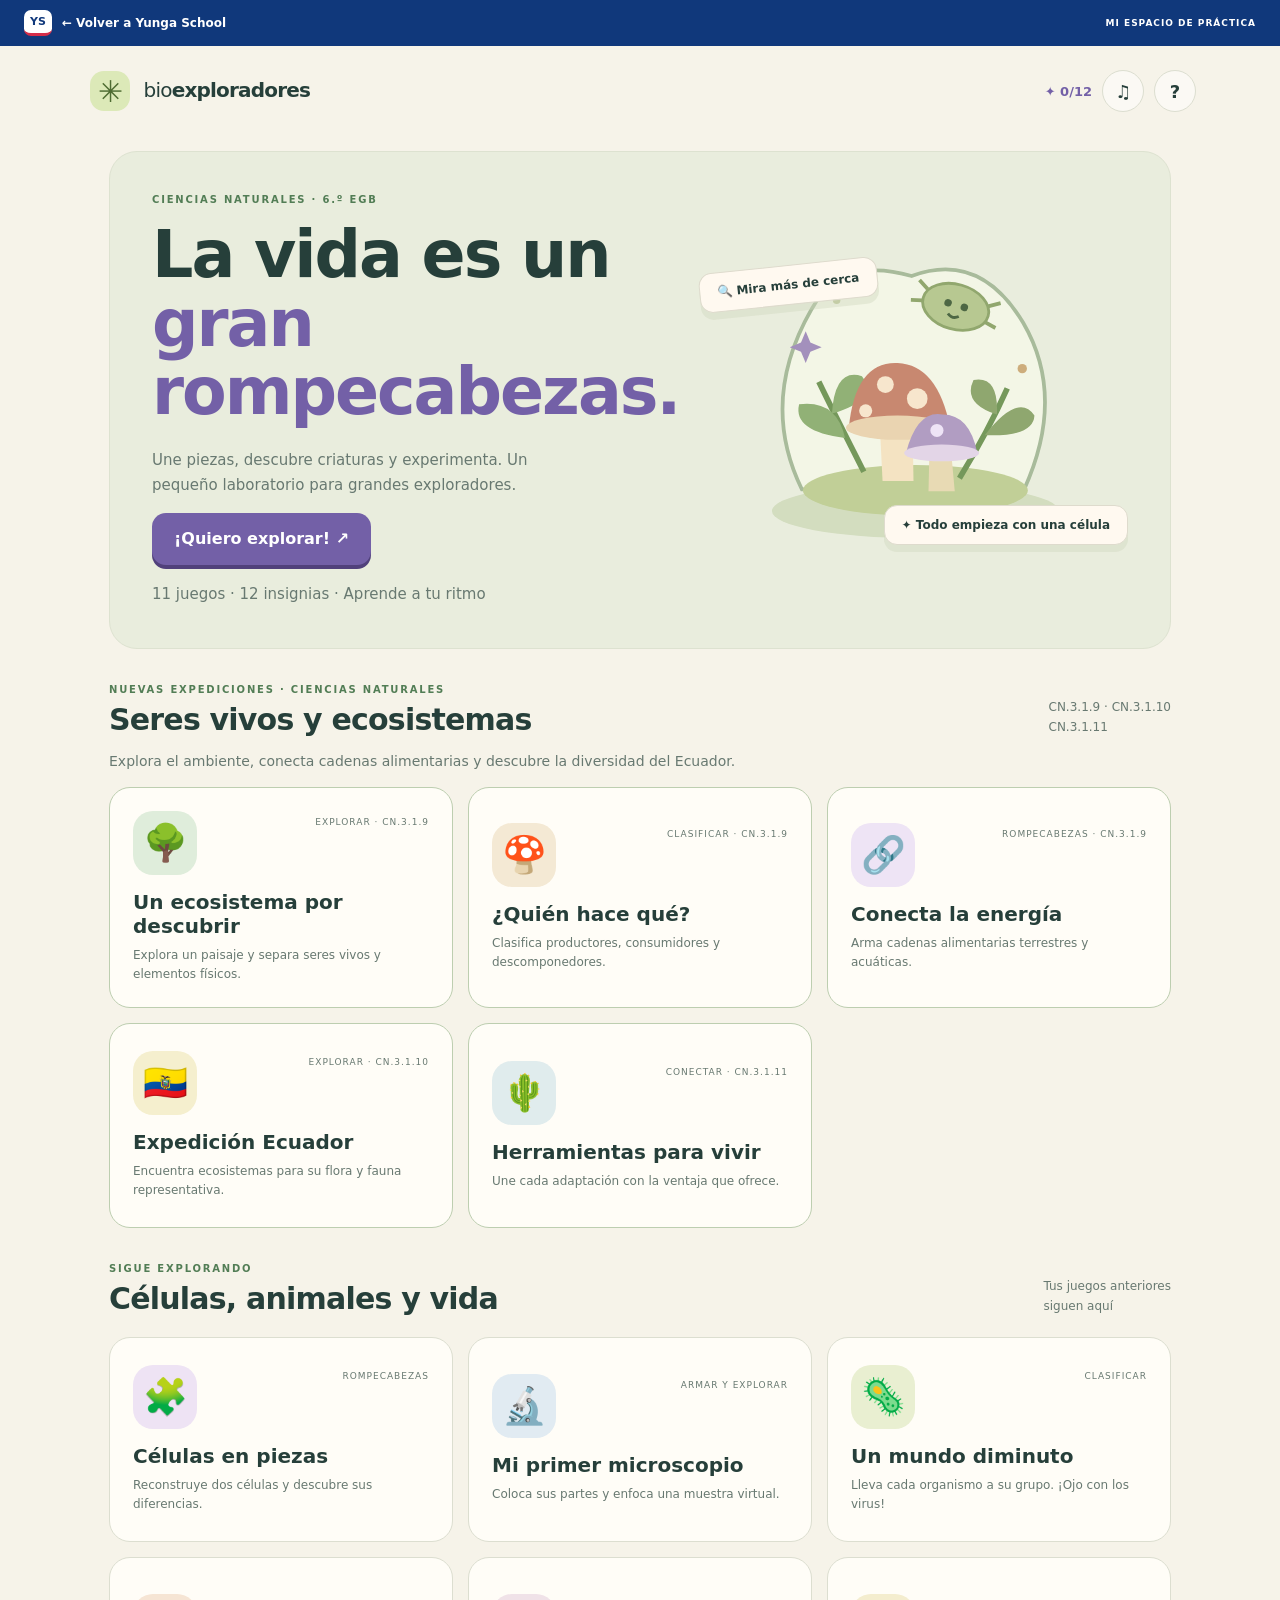
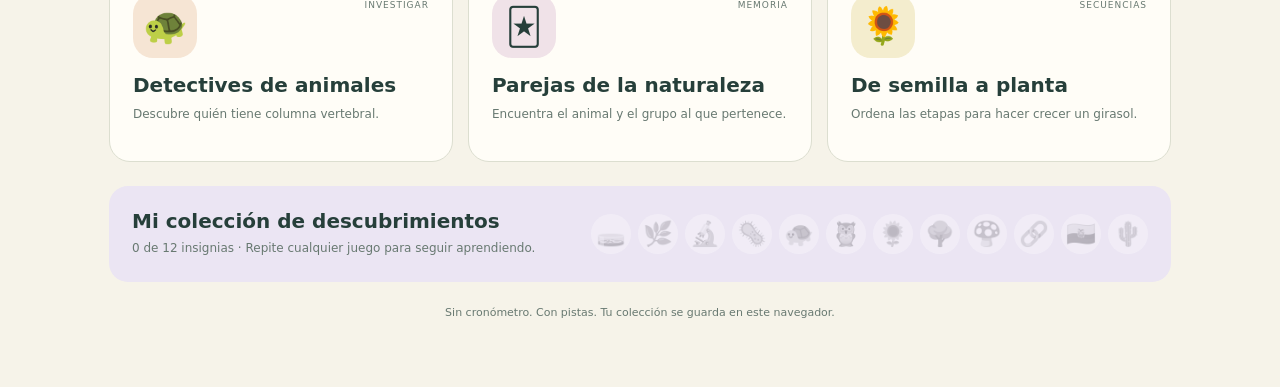
<file: juegos/bioexploradores/index.html>
<!doctype html><html lang="es"><head><meta charset="utf-8"><meta name="viewport" content="width=device-width,initial-scale=1"><meta name="theme-color" content="#f6f3e9"><meta name="description" content="Explora los seres vivos con rompecabezas, memoria, un microscopio y juegos de clasificación para sexto de EGB."><title>Bioexploradores · El laboratorio de la vida</title><link rel="stylesheet" href="style.css"><link rel="stylesheet" href="../common.css"><link rel="icon" href="../../icon.svg" type="image/svg+xml"></head><body><div class="school-return"><a href="../../index.html#ciencias"><span>YS</span> ← Volver a Yunga School</a><small>MI ESPACIO DE PRÁCTICA</small></div><header><button class="brand" id="home"><span>✳</span> bio<b>exploradores</b></button><div class="tools"><span id="badges">✦ 0/12</span><button class="icon" id="sound" aria-label="Activar sonidos" aria-pressed="false">♫</button><button class="icon" id="guide" aria-label="Abrir cuaderno de ciencias">?</button></div></header><main id="app"></main><div id="confetti" aria-hidden="true"></div><dialog id="notebook"><button class="icon" id="close" aria-label="Cerrar cuaderno">×</button><span class="eyebrow">CUADERNO DE CAMPO</span><h2>Una vida llena de descubrimientos</h2><p>Los seres vivos están formados por células y realizan funciones vitales: <b>nutrición, relación y reproducción</b>. No todos se desplazan: las plantas también están vivas.</p><details open><summary>Células</summary><p>Las células animales y vegetales tienen núcleo, membrana y citoplasma. Las vegetales tienen pared celular; muchas, como las de las hojas, tienen cloroplastos para la fotosíntesis. Las bacterias son células sin núcleo rodeado por membrana.</p></details><details><summary>Los grupos de tu libro</summary><p>Usamos los nombres escolares <b>moneras</b> (como las bacterias), <b>protoctistas</b> (como amebas y paramecios) y <b>hongos</b> (como levaduras y champiñones). Monera es un nombre tradicional; las clasificaciones modernas distinguen Bacteria y Archaea.</p><p>Los <b>virus</b> se estudian aparte: no están formados por células y necesitan una célula huésped para multiplicarse. No son un reino celular.</p></details><details><summary>Animales</summary><p>Los vertebrados tienen columna vertebral: mamíferos, aves, reptiles, anfibios y peces. Los invertebrados no la tienen: insectos, arácnidos, moluscos, anélidos y otros grupos. ¡Un caparazón no es una columna vertebral!</p></details><details><summary>Microscopio óptico</summary><p>Usa luz y lentes para observar muestras pequeñas. Miramos por el ocular; los objetivos aumentan la imagen; la platina sostiene la muestra; el tornillo de enfoque ajusta la nitidez. Las ilustraciones del juego son esquemas, no fotografías microscópicas.</p></details><details><summary>Seres vivos y ecosistemas</summary><p>Un ecosistema incluye seres vivos, el medio físico y sus relaciones. Los productores fabrican materia orgánica; los consumidores se alimentan de otros organismos y los descomponedores transforman restos.</p><p>Las flechas de una cadena alimentaria van desde el alimento hacia quien lo consume. Los nutrientes se reciclan; la energía fluye y parte se disipa como calor.</p><p>En Ecuador encontramos ecosistemas diversos: páramos, manglares, bosques húmedos y costas rocosas insulares, entre otros. Las adaptaciones se relacionan con la supervivencia en diferentes condiciones.</p></details><details><summary>Fuentes para seguir explorando</summary><p><a href="https://siteal.iiep.unesco.org/sites/default/files/sit_accion_files/curriculo-priorizado-egb-media_2025.pdf" target="_blank" rel="noopener">Ministerio de Educación · Currículo de EGB Media, p. 24 (copia en UNESCO)</a><br><a href="https://www.galapagos.org/about_galapagos/biodiversity/" target="_blank" rel="noopener">Galápagos Conservancy · Biodiversidad</a></p><p><a href="https://www.genome.gov/genetics-glossary/Cell" target="_blank" rel="noopener">NHGRI · Células</a><br><a href="https://www.genome.gov/es/genetics-glossary/Virus" target="_blank" rel="noopener">NHGRI · Virus</a><br><a href="https://openstax.org/books/microbiology/pages/1-3-types-of-microorganisms" target="_blank" rel="noopener">OpenStax · Microorganismos</a></p></details></dialog><script src="ecosystems.js"></script><script src="game.js"></script><script src="../common.js"></script></body></html>
</file>
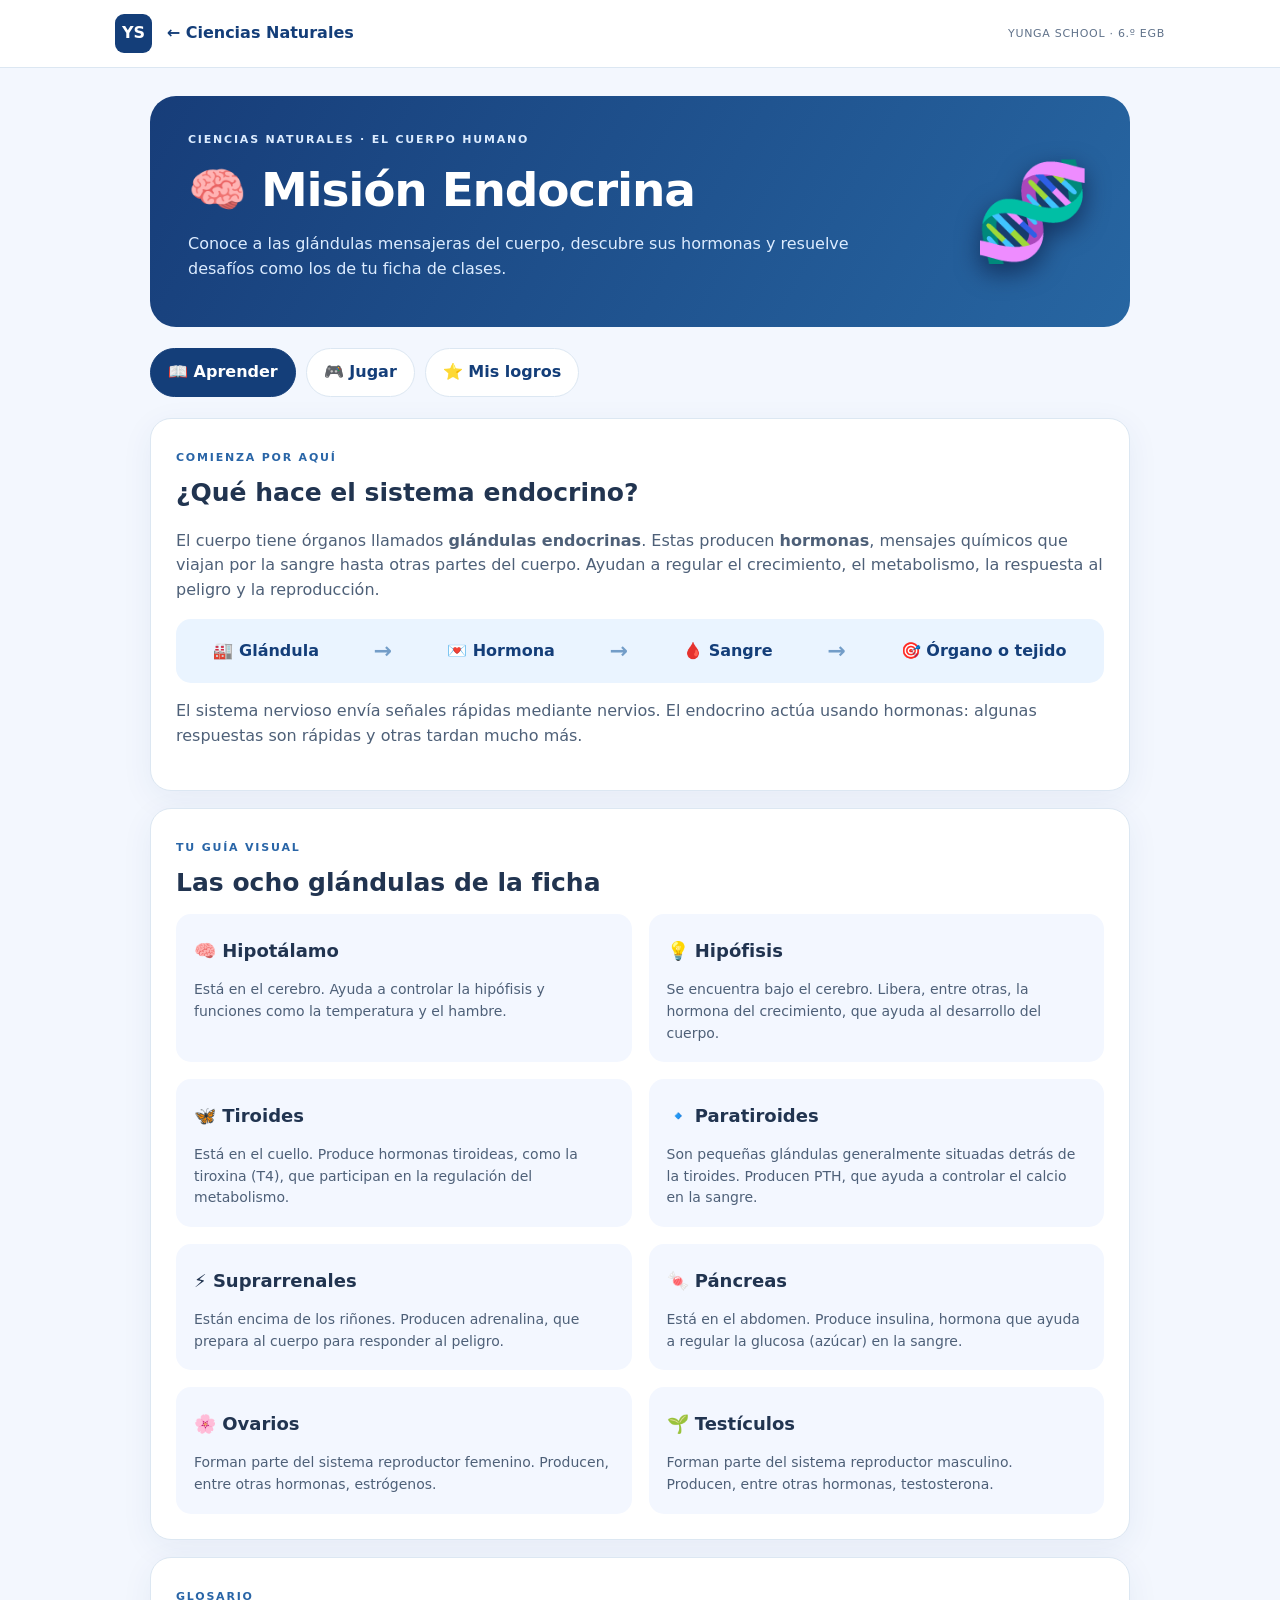
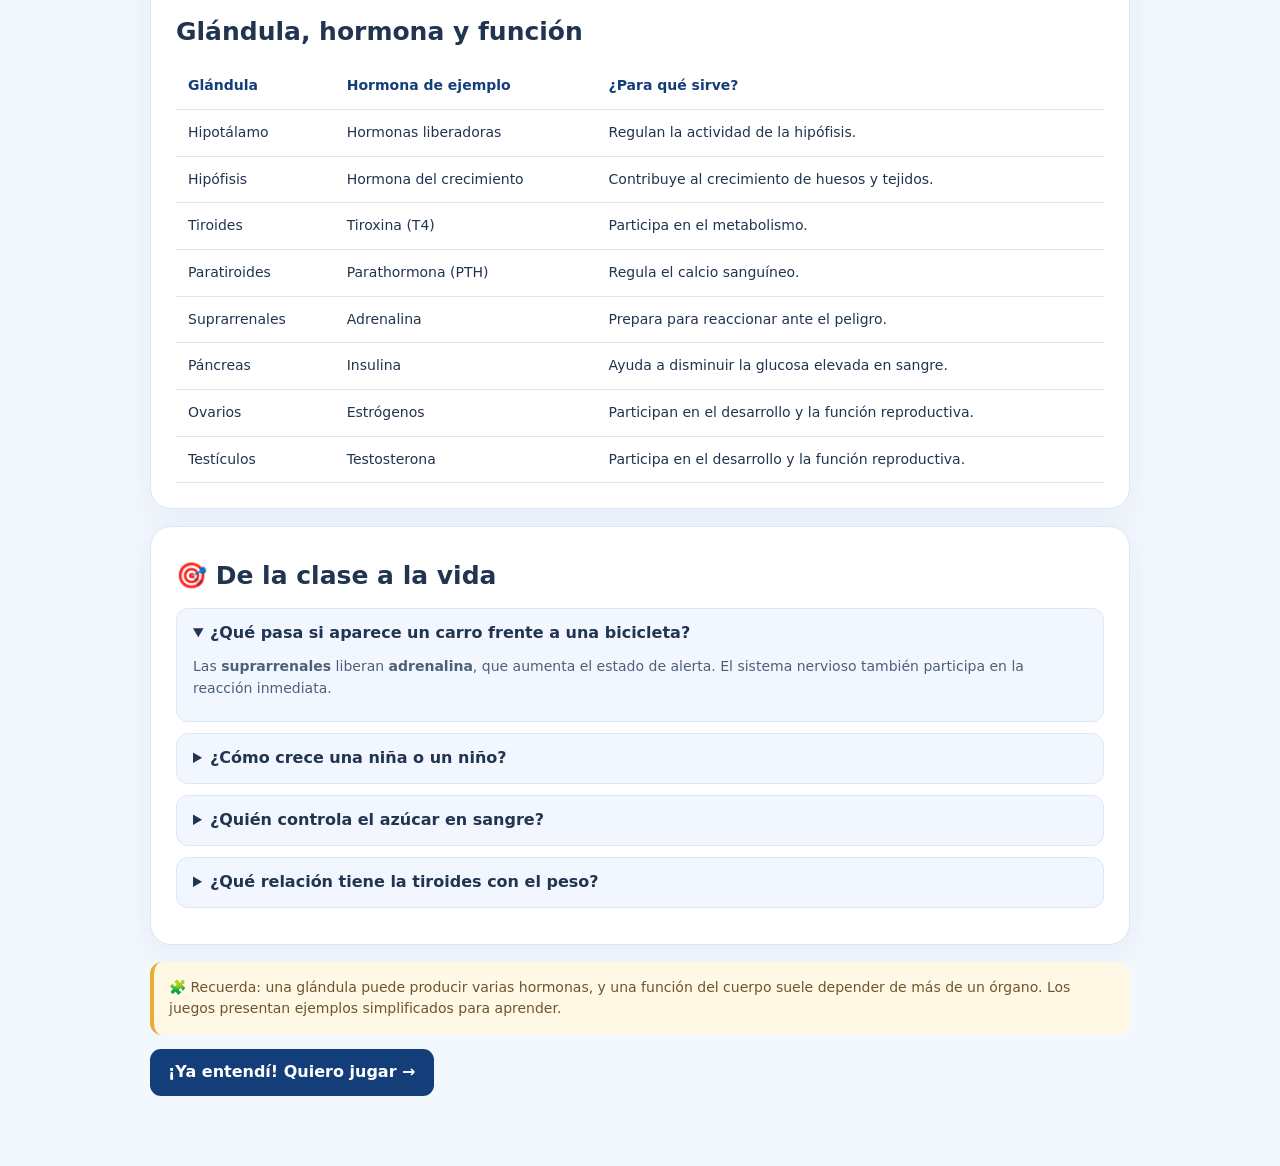
<file: juegos/endocrino/index.html>
<!doctype html>
<html lang="es">
<head>
<meta charset="utf-8"><meta name="viewport" content="width=device-width,initial-scale=1">
<meta name="theme-color" content="#143e79">
<meta name="description" content="Misión Endocrina: aprende glándulas, hormonas y sus funciones con cuatro juegos interactivos para Ciencias Naturales.">
<title>Misión Endocrina · Yunga School</title>
<link rel="icon" href="../../icon.svg" type="image/svg+xml">
<style>
:root{--navy:#143e79;--blue:#2965a7;--ink:#213450;--muted:#60728a;--line:#dce7f2;--cream:#f3f7fe;--green:#14785d;--soft-green:#e7f5eb;--pink:#c23a65;--yellow:#fff2ce}
*{box-sizing:border-box}body{margin:0;color:var(--ink);background:var(--cream);font:16px/1.55 system-ui,-apple-system,"Segoe UI",sans-serif}button{font:inherit;cursor:pointer}button:focus-visible,a:focus-visible{outline:3px solid #e68a22;outline-offset:3px}a{color:var(--blue)}.top{background:#fff;border-bottom:1px solid var(--line);padding:14px max(17px,calc((100vw - 1050px)/2));display:flex;justify-content:space-between;align-items:center;gap:12px}.top a{text-decoration:none;font-weight:800;color:var(--navy)}.logo{display:inline-flex;background:var(--navy);color:white;padding:7px;border-radius:9px;margin-right:9px}.top small{font-size:11px;color:var(--muted);letter-spacing:.7px}.wrap{max-width:1020px;padding:28px 20px 70px;margin:auto}.eyebrow{font-weight:850;letter-spacing:1.8px;font-size:11px;color:var(--blue)}h1{font-size:clamp(30px,5vw,47px);letter-spacing:-1.2px;line-height:1.13;margin:12px 0 16px}h2{font-size:25px;margin:5px 0 12px}h3{margin:5px 0 10px}.lead{max-width:690px;color:var(--muted)}.hero{background:linear-gradient(120deg,#173d79,#2766a2);color:#fff;border-radius:26px;padding:30px 38px;display:flex;justify-content:space-between;align-items:center;gap:20px}.hero .eyebrow,.hero .lead{color:#dcecff}.hero-art{font-size:95px;line-height:1;filter:drop-shadow(0 9px 12px #112d58);white-space:nowrap}.tabs{display:flex;gap:10px;flex-wrap:wrap;margin:21px 0}.tab{border:1px solid var(--line);border-radius:999px;background:#fff;color:var(--navy);padding:11px 17px;font-weight:760}.tab[aria-selected="true"]{background:var(--navy);color:#fff;border-color:var(--navy)}.panel[hidden]{display:none}.paper{background:#fff;border:1px solid var(--line);border-radius:21px;padding:25px;margin:17px 0;box-shadow:0 8px 32px #183c7910}.paper p{color:#4e6078}.lesson-grid,.mode-grid,.body-columns,.pair-grid{display:grid;grid-template-columns:repeat(2,minmax(0,1fr));gap:17px}.info{background:#f3f7ff;border-radius:15px;padding:18px}.info h3{font-size:18px}.info p{font-size:14px;margin-bottom:0}.step-line{display:flex;align-items:center;justify-content:space-around;gap:10px;flex-wrap:wrap;background:#eaf4ff;border-radius:15px;padding:15px;margin:16px 0;font-weight:750;color:var(--navy)}.arrow{font-size:22px;color:#739dc8}table{width:100%;border-collapse:collapse;font-size:14px}th,td{text-align:left;padding:12px;border-bottom:1px solid var(--line);vertical-align:top}th{color:var(--navy)}.scroll{overflow-x:auto}.note{background:#fff8e5;border-left:4px solid #e9ad35;border-radius:12px;padding:15px;font-size:14px;color:#6d5530}details{margin:11px 0;background:#f2f7ff;border:1px solid var(--line);border-radius:12px;padding:12px 16px}summary{cursor:pointer;font-weight:800}details p{font-size:14px;margin:10px 0}.mode-btn{display:flex;flex-direction:column;text-align:left;border:1px solid var(--line);background:#fff;border-radius:19px;padding:20px;gap:7px;color:var(--ink);min-height:180px}.mode-btn:hover{border-color:var(--blue);transform:translateY(-2px)}.mode-btn strong{font-size:19px}.mode-btn span{font-size:13px;color:var(--muted)}.mode-btn .emoji{font-size:35px}.mode-btn em{font-size:12px;color:var(--green);font-style:normal;font-weight:800;margin-top:auto}.toolbar{display:flex;justify-content:space-between;align-items:center;flex-wrap:wrap;gap:14px}.btn{background:var(--navy);color:#fff;border:0;border-radius:11px;padding:11px 18px;font-weight:800}.btn.alt{background:#e8f0fb;color:var(--navy)}.btn:disabled{opacity:.5;cursor:not-allowed}.status{font-size:13px;color:var(--muted);font-weight:740}.feedback{min-height:56px;margin:18px 0 0;padding:14px 17px;border-radius:13px;background:#eff5fc;color:#214d81;font-weight:650}.feedback.good{background:var(--soft-green);color:#156247}.feedback.bad{background:#fff1f2;color:#a52445}.chip-list{display:flex;flex-wrap:wrap;gap:9px;margin:13px 0}.chip{background:#fff;border:1px solid #b7cbe4;color:#194c85;padding:10px 13px;border-radius:12px;font-weight:760}.chip[aria-pressed="true"],.choice[aria-pressed="true"]{background:var(--navy);color:#fff}.chip.done{color:var(--green);background:#e8f5ee;border-color:#a2d6bc;text-decoration:line-through}.chip:disabled{cursor:default}.body-map{background:linear-gradient(#edf5fd,#f9fbff);position:relative;height:340px;border-radius:18px;border:1px solid var(--line);overflow:hidden}.body-map h3{position:absolute;z-index:1;top:7px;left:13px;font-size:14px}.body-map svg{position:absolute;width:100%;height:92%;top:30px;left:0}.pin{position:absolute;z-index:2;min-width:36px;min-height:36px;border-radius:50%;background:#fff;border:3px solid #2c72a4;color:#19578c;font-weight:850;box-shadow:0 4px 10px #24476923}.pin:hover,.pin:focus-visible{transform:scale(1.06)}.pin.done{background:#178262;color:#fff;border-color:#11654d}.pins-label{font-size:12px;text-align:center;color:var(--muted);margin:10px 0}.choice{display:block;text-align:left;width:100%;border:1px solid var(--line);background:#f6f9fe;color:var(--ink);padding:13px 16px;border-radius:12px;margin:9px 0;font-weight:720}.choice:hover,.pair-card:hover{border-color:#356eae}.choice:disabled{opacity:.65}.pair-col{display:flex;flex-direction:column;gap:8px}.pair-card{min-height:54px;padding:11px;border:2px solid #cddbeb;border-radius:12px;background:#f9fbff;color:#234569;font-weight:740}.pair-card.chosen{background:#d9eaff;border-color:#225b9c}.pair-card.done{background:#e6f5eb;border-color:#84c3a4;color:#24664d;opacity:.8}.quiz-caption{font-weight:820;color:var(--blue);font-size:12px;letter-spacing:1px}.question{font-size:21px;line-height:1.35;font-weight:800;margin:13px 0 20px}.hint{font-size:13px;color:var(--muted)}.finish{background:#eaf6ed;border-radius:20px;padding:22px;text-align:center}.finish .trophy{font-size:54px}.finish strong{font-size:24px;color:#175f47}.finish p{color:#375e51}.hint-btn{border:1px solid #a9bfd6;background:#fff;color:var(--navy);padding:9px 12px;border-radius:10px;font-weight:740}.progress{height:9px;background:#e1eaf4;border-radius:20px;overflow:hidden;margin:16px 0}.progress i{display:block;height:100%;background:#20856c;transition:width .2s}.small-print{font-size:12px;color:var(--muted)}@media(max-width:650px){.wrap{padding:16px 12px 60px}.top small{display:none}.hero{padding:23px}.hero-art{font-size:57px}.paper{padding:17px}.lesson-grid,.mode-grid,.body-columns{grid-template-columns:1fr}.body-map{height:335px}.question{font-size:18px}th,td{padding:9px;font-size:12px}.tab{padding:9px 12px;font-size:13px}.pair-grid{gap:8px}.pair-card{font-size:12px;padding:9px 5px}.step-line{font-size:13px}}@media(prefers-reduced-motion:reduce){*{transition:none!important}}
</style>
</head>
<body>
<div class="top"><a href="../../index.html#ciencias"><span class="logo">YS</span> ← Ciencias Naturales</a><small>YUNGA SCHOOL · 6.º EGB</small></div>
<main class="wrap">
<section class="hero"><div><span class="eyebrow">CIENCIAS NATURALES · EL CUERPO HUMANO</span><h1>🧠 Misión Endocrina</h1><p class="lead">Conoce a las glándulas mensajeras del cuerpo, descubre sus hormonas y resuelve desafíos como los de tu ficha de clases.</p></div><div class="hero-art" aria-hidden="true">🧬</div></section>
<div class="tabs" role="tablist" aria-label="Secciones de Misión Endocrina">
<button class="tab" id="tab-aprender" data-tab="aprender" role="tab" aria-selected="true">📖 Aprender</button>
<button class="tab" id="tab-jugar" data-tab="jugar" role="tab" aria-selected="false">🎮 Jugar</button>
<button class="tab" id="tab-repasar" data-tab="repasar" role="tab" aria-selected="false">⭐ Mis logros</button>
</div>
<section class="panel" id="panel-aprender" role="tabpanel" aria-labelledby="tab-aprender">
<div class="paper"><span class="eyebrow">COMIENZA POR AQUÍ</span><h2>¿Qué hace el sistema endocrino?</h2><p>El cuerpo tiene órganos llamados <strong>glándulas endocrinas</strong>. Estas producen <strong>hormonas</strong>, mensajes químicos que viajan por la sangre hasta otras partes del cuerpo. Ayudan a regular el crecimiento, el metabolismo, la respuesta al peligro y la reproducción.</p><div class="step-line"><span>🏭 Glándula</span><span class="arrow">→</span><span>💌 Hormona</span><span class="arrow">→</span><span>🩸 Sangre</span><span class="arrow">→</span><span>🎯 Órgano o tejido</span></div><p>El sistema nervioso envía señales rápidas mediante nervios. El endocrino actúa usando hormonas: algunas respuestas son rápidas y otras tardan mucho más.</p></div>
<div class="paper"><span class="eyebrow">TU GUÍA VISUAL</span><h2>Las ocho glándulas de la ficha</h2><div class="lesson-grid">
<div class="info"><h3>🧠 Hipotálamo</h3><p>Está en el cerebro. Ayuda a controlar la hipófisis y funciones como la temperatura y el hambre.</p></div>
<div class="info"><h3>💡 Hipófisis</h3><p>Se encuentra bajo el cerebro. Libera, entre otras, la hormona del crecimiento, que ayuda al desarrollo del cuerpo.</p></div>
<div class="info"><h3>🦋 Tiroides</h3><p>Está en el cuello. Produce hormonas tiroideas, como la tiroxina (T4), que participan en la regulación del metabolismo.</p></div>
<div class="info"><h3>🔹 Paratiroides</h3><p>Son pequeñas glándulas generalmente situadas detrás de la tiroides. Producen PTH, que ayuda a controlar el calcio en la sangre.</p></div>
<div class="info"><h3>⚡ Suprarrenales</h3><p>Están encima de los riñones. Producen adrenalina, que prepara al cuerpo para responder al peligro.</p></div>
<div class="info"><h3>🍬 Páncreas</h3><p>Está en el abdomen. Produce insulina, hormona que ayuda a regular la glucosa (azúcar) en la sangre.</p></div>
<div class="info"><h3>🌸 Ovarios</h3><p>Forman parte del sistema reproductor femenino. Producen, entre otras hormonas, estrógenos.</p></div>
<div class="info"><h3>🌱 Testículos</h3><p>Forman parte del sistema reproductor masculino. Producen, entre otras hormonas, testosterona.</p></div>
</div></div>
<div class="paper"><span class="eyebrow">GLOSARIO</span><h2>Glándula, hormona y función</h2><div class="scroll"><table><thead><tr><th>Glándula</th><th>Hormona de ejemplo</th><th>¿Para qué sirve?</th></tr></thead><tbody>
<tr><td>Hipotálamo</td><td>Hormonas liberadoras</td><td>Regulan la actividad de la hipófisis.</td></tr>
<tr><td>Hipófisis</td><td>Hormona del crecimiento</td><td>Contribuye al crecimiento de huesos y tejidos.</td></tr>
<tr><td>Tiroides</td><td>Tiroxina (T4)</td><td>Participa en el metabolismo.</td></tr>
<tr><td>Paratiroides</td><td>Parathormona (PTH)</td><td>Regula el calcio sanguíneo.</td></tr>
<tr><td>Suprarrenales</td><td>Adrenalina</td><td>Prepara para reaccionar ante el peligro.</td></tr>
<tr><td>Páncreas</td><td>Insulina</td><td>Ayuda a disminuir la glucosa elevada en sangre.</td></tr>
<tr><td>Ovarios</td><td>Estrógenos</td><td>Participan en el desarrollo y la función reproductiva.</td></tr>
<tr><td>Testículos</td><td>Testosterona</td><td>Participa en el desarrollo y la función reproductiva.</td></tr>
</tbody></table></div></div>
<div class="paper"><h2>🎯 De la clase a la vida</h2><details open><summary>¿Qué pasa si aparece un carro frente a una bicicleta?</summary><p>Las <b>suprarrenales</b> liberan <b>adrenalina</b>, que aumenta el estado de alerta. El sistema nervioso también participa en la reacción inmediata.</p></details>
<details><summary>¿Cómo crece una niña o un niño?</summary><p>La <b>hipófisis</b> produce <b>hormona del crecimiento</b>, que participa en el crecimiento junto con la alimentación, el descanso y otras hormonas.</p></details>
<details><summary>¿Quién controla el azúcar en sangre?</summary><p>El <b>páncreas</b> produce <b>insulina</b>, que ayuda a que la glucosa entre en las células. No todas las causas de glucosa elevada son iguales.</p></details>
<details><summary>¿Qué relación tiene la tiroides con el peso?</summary><p>Las hormonas de la <b>tiroides</b> regulan el metabolismo. Un nivel bajo puede contribuir a un aumento de peso, pero <b>subir de peso no demuestra que exista un problema de tiroides</b>.</p></details></div>
<p class="note">🧩 Recuerda: una glándula puede producir varias hormonas, y una función del cuerpo suele depender de más de un órgano. Los juegos presentan ejemplos simplificados para aprender.</p>
<button class="btn" id="start-learning">¡Ya entendí! Quiero jugar →</button>
</section>
<section class="panel" id="panel-jugar" role="tabpanel" aria-labelledby="tab-jugar" hidden>
<div id="game-home"><div class="paper"><span class="eyebrow">ELIGE TU RETO</span><h2>Cuatro formas de practicar</h2><p>Aprende a tu ritmo: puedes equivocarte, usar pistas y volver a intentarlo. Tu mejor resultado queda guardado en este dispositivo.</p><div class="mode-grid" id="mode-grid"></div></div></div>
<div id="game-area" hidden></div>
</section>
<section class="panel" id="panel-repasar" role="tabpanel" aria-labelledby="tab-repasar" hidden><div class="paper"><span class="eyebrow">MI CUADERNO DE LOGROS</span><h2>¡Cada descubrimiento cuenta!</h2><div id="achievement-list"></div><p class="small-print">⭐ 1 a 3 estrellas por reto completado. Si repites un reto, conservas tu mejor resultado. Todo se guarda únicamente en este navegador.</p><button class="btn alt" id="replay">Elegir un juego →</button></div></section>
</main>
<script>
'use strict';
(function(){
var KEY='yungaEndocrinoV1';
var MODES=[['mapa','🧍','Pon cada glándula en su lugar','Toca una etiqueta y luego su posición en el cuerpo.'],['parejas','🔗','Parejas hormonales','Une ocho glándulas con la hormona que producen.'],['situaciones','🚴','Detectives del cuerpo','Resuelve seis historias, como las de la ficha escolar.'],['verdadero','✅','¿Verdadero o falso?','Distingue ideas correctas y aprende con cada explicación.']];
var GLANDS=[
{id:'hipotalamo',name:'Hipotálamo',hormone:'Hormonas liberadoras',where:'cerebro; encima de la hipófisis',pin:'m1'},
{id:'hipofisis',name:'Hipófisis',hormone:'Hormona del crecimiento',where:'base del cerebro',pin:'f1'},
{id:'tiroides',name:'Tiroides',hormone:'Tiroxina',where:'parte delantera del cuello',pin:'m2'},
{id:'paratiroides',name:'Paratiroides',hormone:'Parathormona (PTH)',where:'detrás de la tiroides, en el cuello',pin:'f2'},
{id:'suprarrenales',name:'Suprarrenales',hormone:'Adrenalina',where:'encima de los riñones',pin:'m3'},
{id:'pancreas',name:'Páncreas',hormone:'Insulina',where:'abdomen',pin:'f3'},
{id:'testiculos',name:'Testículos',hormone:'Testosterona',where:'parte inferior de la pelvis masculina',pin:'m4'},
{id:'ovarios',name:'Ovarios',hormone:'Estrógenos',where:'pelvis femenina',pin:'f4'}
];
var CASES=[
{scene:'Génesis frena bruscamente su bicicleta porque apareció un carro frente a ella.',g:'Suprarrenales',h:'Adrenalina',why:'La adrenalina ayuda a preparar el cuerpo para una respuesta rápida ante el peligro.'},
{scene:'Samuel creció mucho entre los 6 y 10 años.',g:'Hipófisis',h:'Hormona del crecimiento',why:'La hipófisis libera la hormona del crecimiento, que favorece el desarrollo de tejidos y huesos.'},
{scene:'Leonel tiene una concentración elevada de azúcar en la sangre y aprende qué hormona facilita la entrada de glucosa a las células.',g:'Páncreas',h:'Insulina',why:'La insulina producida por el páncreas ayuda a controlar la glucosa sanguínea.'},
{scene:'Un médico encuentra que Pedro tiene poca hormona tiroidea y un metabolismo más lento.',g:'Tiroides',h:'Tiroxina',why:'La tiroxina contribuye a regular el metabolismo. El peso por sí solo no permite diagnosticar una enfermedad tiroidea.'},
{scene:'Un organismo necesita regular el calcio que circula en su sangre.',g:'Paratiroides',h:'Parathormona (PTH)',why:'Las paratiroides producen PTH, importante para regular el calcio sanguíneo.'},
{scene:'Durante la pubertad, ciertas hormonas producidas por los ovarios participan en los cambios del cuerpo.',g:'Ovarios',h:'Estrógenos',why:'Los ovarios producen estrógenos, que participan en el desarrollo y la función reproductiva.'}
];
var TRUEFALSE=[
['Las hormonas son mensajes químicos que pueden viajar por la sangre.',true,'Las hormonas llevan información desde las glándulas hacia tejidos y órganos.'],
['El páncreas produce adrenalina cuando tenemos miedo.',false,'La adrenalina es producida por las glándulas suprarrenales. El páncreas produce, entre otras hormonas, insulina.'],
['Las glándulas suprarrenales están encima de los riñones.',true,'Su nombre hace referencia a su ubicación sobre los riñones.'],
['La tiroides está en el cuello.',true,'La tiroides está delante de la tráquea, en el cuello.'],
['La insulina ayuda a elevar el nivel de azúcar en la sangre.',false,'La insulina ayuda a reducir la glucosa elevada en sangre al favorecer su entrada en las células.'],
['La hipófisis participa en el crecimiento.',true,'Produce hormona del crecimiento y otras hormonas reguladoras.'],
['Subir de peso significa siempre que hay una enfermedad de la tiroides.',false,'El peso cambia por muchas razones. No se puede diagnosticar un problema tiroideo solo con ese dato.'],
['Las paratiroides ayudan a regular el calcio del cuerpo.',true,'Producen PTH, una hormona importante para el equilibrio del calcio.']
];
var $=function(sel){return document.querySelector(sel);};
var state=null,selected=null,feedbackTimer=null;
function store(){try{var v=JSON.parse(localStorage.getItem(KEY)||'{}');return v&&typeof v==='object'&&!Array.isArray(v)?v:{};}catch(e){return {};}}
function score(v){return Number.isInteger(v)&&v>=0&&v<=3?v:0;}
function stars(){return state.errors===0&&state.hints===0?3:state.errors<=3?2:1;}
function save(mode,value){try{var data=store();data[mode]=Math.max(score(data[mode]),value);localStorage.setItem(KEY,JSON.stringify(data));}catch(e){feedback('Puedes seguir jugando, pero este navegador no permite guardar el avance.',false);}}
function msg(s){return String(s).replace(/[&<>"']/g,function(c){return {'&':'&amp;','<':'&lt;','>':'&gt;','"':'&quot;',"'":'&#39;'}[c];});}
function switchTab(id){document.querySelectorAll('.tab').forEach(function(b){b.setAttribute('aria-selected',String(b.dataset.tab===id));});document.querySelectorAll('.panel').forEach(function(p){p.hidden=p.id!=='panel-'+id;});if(id==='repasar')renderAchievements();if(id==='jugar'&&!state)renderChoices();}
function feedback(message,good){var box=$('#feedback');if(!box)return;box.textContent=message;box.className='feedback '+(good?'good':'bad');box.setAttribute('role','status');}
function updateProgress(){var p=$('#game-progress');if(p&&state)p.style.width=(state.done/state.total*100)+'%';var s=$('#counter');if(s&&state)s.textContent=state.done+' de '+state.total+' completados';}
function finish(){var awarded=stars();save(state.mode,awarded);var name=MODES.find(function(m){return m[0]===state.mode;})[2];$('#game-body').innerHTML='<div class="finish"><div class="trophy">🏆</div><h2>¡Misión cumplida!</h2><strong>'+('⭐'.repeat(awarded))+'</strong><p>Terminaste «'+msg(name)+'». '+(state.errors?'Cada intento te ayudó a aprender.':'¡Excelente trabajo!')+'</p><button class="btn" id="again">Volver a jugar</button> <button class="btn alt" id="other">Otros retos</button></div>';
$('#game-progress').style.width='100%';$('#counter').textContent='¡Completado!';
$('#again').onclick=function(){start(state.mode);};$('#other').onclick=function(){state=null;$('#game-area').hidden=true;$('#game-home').hidden=false;renderChoices();};
}
function renderChoices(){var data=store();$('#mode-grid').innerHTML=MODES.map(function(m){return '<button class="mode-btn" data-mode="'+m[0]+'"><span class="emoji">'+m[1]+'</span><strong>'+m[2]+'</strong><span>'+m[3]+'</span><em>'+(score(data[m[0]])?'Mi mejor logro: '+('⭐'.repeat(score(data[m[0]]))):'Por descubrir →')+'</em></button>';}).join('');$('#mode-grid').querySelectorAll('[data-mode]').forEach(function(b){b.onclick=function(){start(b.dataset.mode);};});}
function renderAchievements(){var data=store();$('#achievement-list').innerHTML=MODES.map(function(m){return '<div class="info" style="margin:10px 0"><b>'+m[1]+' '+m[2]+'</b><span style="float:right">'+(score(data[m[0]])?'⭐'.repeat(score(data[m[0]])):'🔒')+'</span></div>';}).join('');}
function start(mode){state={mode:mode,done:0,total:mode==='mapa'?8:mode==='parejas'?8:mode==='situaciones'?6:8,errors:0,hints:0,step:0,phase:0,matched:[],selected:null};$('#game-home').hidden=true;$('#game-area').hidden=false;var title=MODES.find(function(m){return m[0]===mode;})[2];$('#game-area').innerHTML='<div class="paper"><div class="toolbar"><button class="btn alt" id="leave">← Elegir otro reto</button><span class="status" id="counter">0 completados</span></div><span class="eyebrow">RETO INTERACTIVO</span><h2>'+title+'</h2><div class="progress"><i id="game-progress" style="width:0%"></i></div><div id="game-body"></div><p id="feedback" role="status" aria-live="polite" class="feedback">¡Tú puedes! Sigue los pasos del reto.</p></div>';$('#leave').onclick=function(){state=null;$('#game-area').hidden=true;$('#game-home').hidden=false;renderChoices();};updateProgress();if(mode==='mapa')mapa();if(mode==='parejas')parejas();if(mode==='situaciones')situaciones();if(mode==='verdadero')verdadero();window.scrollTo({top:0,behavior:'smooth'});}
function bodyShape(){return '<svg viewBox="0 0 240 340" aria-hidden="true"><circle cx="120" cy="49" r="34" fill="#f2d5c1" stroke="#af947f" stroke-width="3"/><path d="M98 83 Q75 90 69 117 L49 200 Q45 213 54 217 Q63 222 68 204 L85 148 L87 227 L97 312 Q100 326 111 320 L119 234 L129 320 Q140 329 143 312 L153 227 L155 148 L172 205 Q178 221 187 216 Q195 212 191 199 L171 115 Q164 90 142 83Z" fill="#d9e6f4" stroke="#7e9cb9" stroke-width="3"/><path d="M101 90 Q120 112 139 90" fill="none" stroke="#c6d6e7" stroke-width="3"/></svg>';}
function mapa(){var m=GLANDS.filter(function(x){return x.pin[0]==='m';});var f=GLANDS.filter(function(x){return x.pin[0]==='f';});var pins=function(g){return g.map(function(x){var coords={m1:[45,16],m2:[50,33],m3:[44,58],m4:[50,82],f1:[50,21],f2:[45,36],f3:[52,52],f4:[53,72]};var c=coords[x.pin];return '<button class="pin" type="button" data-pin="'+x.id+'" style="left:calc('+c[0]+'% - 18px);top:calc('+c[1]+'% - 18px)" aria-label="Punto por identificar: '+msg(x.where)+'">?</button>';}).join('');};$('#game-body').innerHTML='<p>Toca el nombre de una glándula y después el <b>punto</b> donde corresponde. Hay ocho puntos repartidos en dos figuras.</p><div class="chip-list" id="gland-chips">'+GLANDS.map(function(g){return '<button class="chip" data-gland="'+g.id+'" aria-pressed="false">'+g.name+'</button>';}).join('')+'</div><div class="body-columns"><div><div class="body-map"><h3>Figura masculina</h3>'+bodyShape()+pins(m)+'</div><p class="pins-label">Cerebro · cuello · abdomen · pelvis</p></div><div><div class="body-map"><h3>Figura femenina</h3>'+bodyShape()+pins(f)+'</div><p class="pins-label">Cerebro · cuello · abdomen · pelvis</p></div></div><p class="hint">Los dibujos son esquemáticos: algunas glándulas son muy pequeñas y están representadas con puntos grandes.</p><button class="hint-btn" id="map-hint">💡 Ver una pista</button>';
$('#gland-chips').querySelectorAll('[data-gland]').forEach(function(b){b.onclick=function(){if(b.disabled)return;selected=b.dataset.gland;$('#gland-chips').querySelectorAll('.chip').forEach(function(x){x.setAttribute('aria-pressed',String(x===b));});feedback('Elegiste '+b.textContent+'. Ahora toca el punto correspondiente en una figura.',true);};});
$('#game-body').querySelectorAll('[data-pin]').forEach(function(b){b.onclick=function(){if(b.classList.contains('done'))return;if(!selected){feedback('Primero elige el nombre de una glándula en la lista.',false);return;}var g=GLANDS.find(function(x){return x.id===selected;});if(b.dataset.pin===selected){b.classList.add('done');b.textContent='✓';b.setAttribute('aria-label',g.name+', ubicado correctamente');var tag=$('#gland-chips [data-gland="'+selected+'"]');tag.classList.add('done');tag.disabled=true;tag.setAttribute('aria-pressed','false');state.done++;feedback('¡Correcto! '+g.name+': '+g.where+'.',true);selected=null;updateProgress();if(state.done===state.total)finish();}else{state.errors++;feedback('Intenta otra vez. Pista: '+g.name+' se encuentra en '+g.where+'.',false);}};});
$('#map-hint').onclick=function(){state.hints++;var g=GLANDS.find(function(x){return x.id===selected;});feedback(g?'Pista: '+g.name+' está en '+g.where+'.':'Elige primero una glándula; su pista aparecerá aquí.',true);};
}
function parejas(){var hormones=GLANDS.slice().sort(function(a,b){return a.hormone.localeCompare(b.hormone,'es');});$('#game-body').innerHTML='<p>Selecciona una <b>glándula</b> a la izquierda y su <b>hormona</b> a la derecha. ¡Une las ocho parejas!</p><div class="pair-grid"><div class="pair-col"><strong>Glándulas</strong>'+GLANDS.map(function(g){return '<button class="pair-card" data-side="g" data-pair="'+g.id+'">'+g.name+'</button>';}).join('')+'</div><div class="pair-col"><strong>Hormonas</strong>'+hormones.map(function(g){return '<button class="pair-card" data-side="h" data-pair="'+g.id+'">'+g.hormone+'</button>';}).join('')+'</div></div><p class="hint">Recuerda: algunas glándulas producen más de una hormona; aquí unimos un ejemplo de cada una.</p><button class="hint-btn" id="pair-hint">💡 Pista</button>';
$('#game-body').querySelectorAll('.pair-card').forEach(function(b){b.onclick=function(){if(b.classList.contains('done'))return;var side=b.dataset.side;state[side]=b.dataset.pair;$('#game-body').querySelectorAll('[data-side="'+side+'"]').forEach(function(x){x.classList.toggle('chosen',x===b);});if(state.g&&state.h){if(state.g===state.h){var right=GLANDS.find(function(x){return x.id===state.g;});$('#game-body').querySelectorAll('.pair-card[data-pair="'+state.g+'"]').forEach(function(x){x.classList.remove('chosen');x.classList.add('done');x.disabled=true;});state.done++;feedback('¡Pareja correcta! '+right.name+' → '+right.hormone+'.',true);updateProgress();if(state.done===8)finish();}else{state.errors++;var choice=GLANDS.find(function(x){return x.id===state.g;});feedback('Esa pareja no corresponde. La glándula '+choice.name+' produce, entre otras, '+choice.hormone+'.',false);$('#game-body').querySelectorAll('.chosen').forEach(function(x){x.classList.remove('chosen');});}state.g=null;state.h=null;}};});
$('#pair-hint').onclick=function(){state.hints++;var unmatched=GLANDS.find(function(x){return !$('#game-body [data-side="g"][data-pair="'+x.id+'"]').disabled;});if(unmatched)feedback('Pista: '+unmatched.name+' → '+unmatched.hormone+'.',true);};
}
function shuffledChoices(answer,pool){var other=pool.filter(function(v){return v!==answer;});var offset=(state.step*2)%other.length;return [answer,other[offset],other[(offset+1)%other.length]].sort(function(a,b){return a.localeCompare(b,'es');});}
function situaciones(){if(state.step>=CASES.length){finish();return;}var c=CASES[state.step],what=state.phase===0?'glándula':'hormona',correct=state.phase===0?c.g:c.h;var pool=state.phase===0?['Suprarrenales','Hipófisis','Páncreas','Tiroides','Paratiroides','Ovarios']:['Adrenalina','Hormona del crecimiento','Insulina','Tiroxina','Parathormona (PTH)','Estrógenos'];var choices=shuffledChoices(correct,pool);$('#game-body').innerHTML='<span class="quiz-caption">HISTORIA '+(state.step+1)+' DE '+CASES.length+' · ELIGE LA '+what.toUpperCase()+'</span><div class="question">'+msg(c.scene)+'</div><h3>¿Qué '+what+' participa?</h3>'+choices.map(function(x){return '<button class="choice" data-answer="'+msg(x)+'">'+msg(x)+'</button>';}).join('')+'<button class="hint-btn" id="case-hint">💡 Necesito una pista</button>';
$('#game-body').querySelectorAll('[data-answer]').forEach(function(b){b.onclick=function(){if(b.dataset.answer===correct){if(state.phase===0){state.phase=1;situaciones();feedback('¡Muy bien! '+c.g+' es la glándula. Ahora identifica su hormona.',true);}else{state.phase=0;state.step++;state.done++;updateProgress();if(state.step===CASES.length)finish();else{situaciones();feedback('¡Correcto! '+c.g+' produce '+c.h+'. '+c.why,true);}}}else{state.errors++;feedback('Casi. '+(state.phase===0?'Piensa en qué órgano produce la hormona del caso.':'Recuerda qué hormona produce '+c.g+'.'),false);}};});
$('#case-hint').onclick=function(){state.hints++;feedback('Pista: '+(state.phase===0?'La glándula buscada es '+c.g+'.':'La hormona buscada es '+c.h+'.'),true);};
}
function verdadero(){if(state.step>=TRUEFALSE.length){finish();return;}var item=TRUEFALSE[state.step];$('#game-body').innerHTML='<span class="quiz-caption">PREGUNTA '+(state.step+1)+' DE '+TRUEFALSE.length+'</span><div class="question">'+msg(item[0])+'</div><button class="choice" data-true="true">✅ Verdadero</button><button class="choice" data-true="false">❌ Falso</button>';
$('#game-body').querySelectorAll('[data-true]').forEach(function(b){b.onclick=function(){var correct=(b.dataset.true==='true')===item[1];if(!correct)state.errors++;state.done++;state.step++;updateProgress();var box=$('#game-body');box.querySelectorAll('[data-true]').forEach(function(x){x.disabled=true;});box.insertAdjacentHTML('beforeend','<div class="feedback '+(correct?'good':'bad')+'">'+(correct?'¡Bien pensado! ':'Repasemos: ')+msg(item[2])+'</div><button class="btn" id="next">Siguiente →</button>');$('#next').onclick=function(){if(state.step===TRUEFALSE.length)finish();else{verdadero();feedback('Lee con atención y elige una respuesta.',true);}};feedback(correct?'¡Acertaste! Lee la explicación.':'No era esa. Lee la explicación y continúa.',correct);};});
}
$('#start-learning').onclick=function(){switchTab('jugar');};
$('#replay').onclick=function(){state=null;$('#game-area').hidden=true;$('#game-home').hidden=false;switchTab('jugar');};
document.querySelectorAll('.tab').forEach(function(b){b.onclick=function(){switchTab(b.dataset.tab);};});
renderChoices();
var urlMode=new URLSearchParams(location.search).get('modo');if(MODES.some(function(m){return m[0]===urlMode;})){switchTab('jugar');start(urlMode);}
})();
</script>
</body>
</html>
</file>
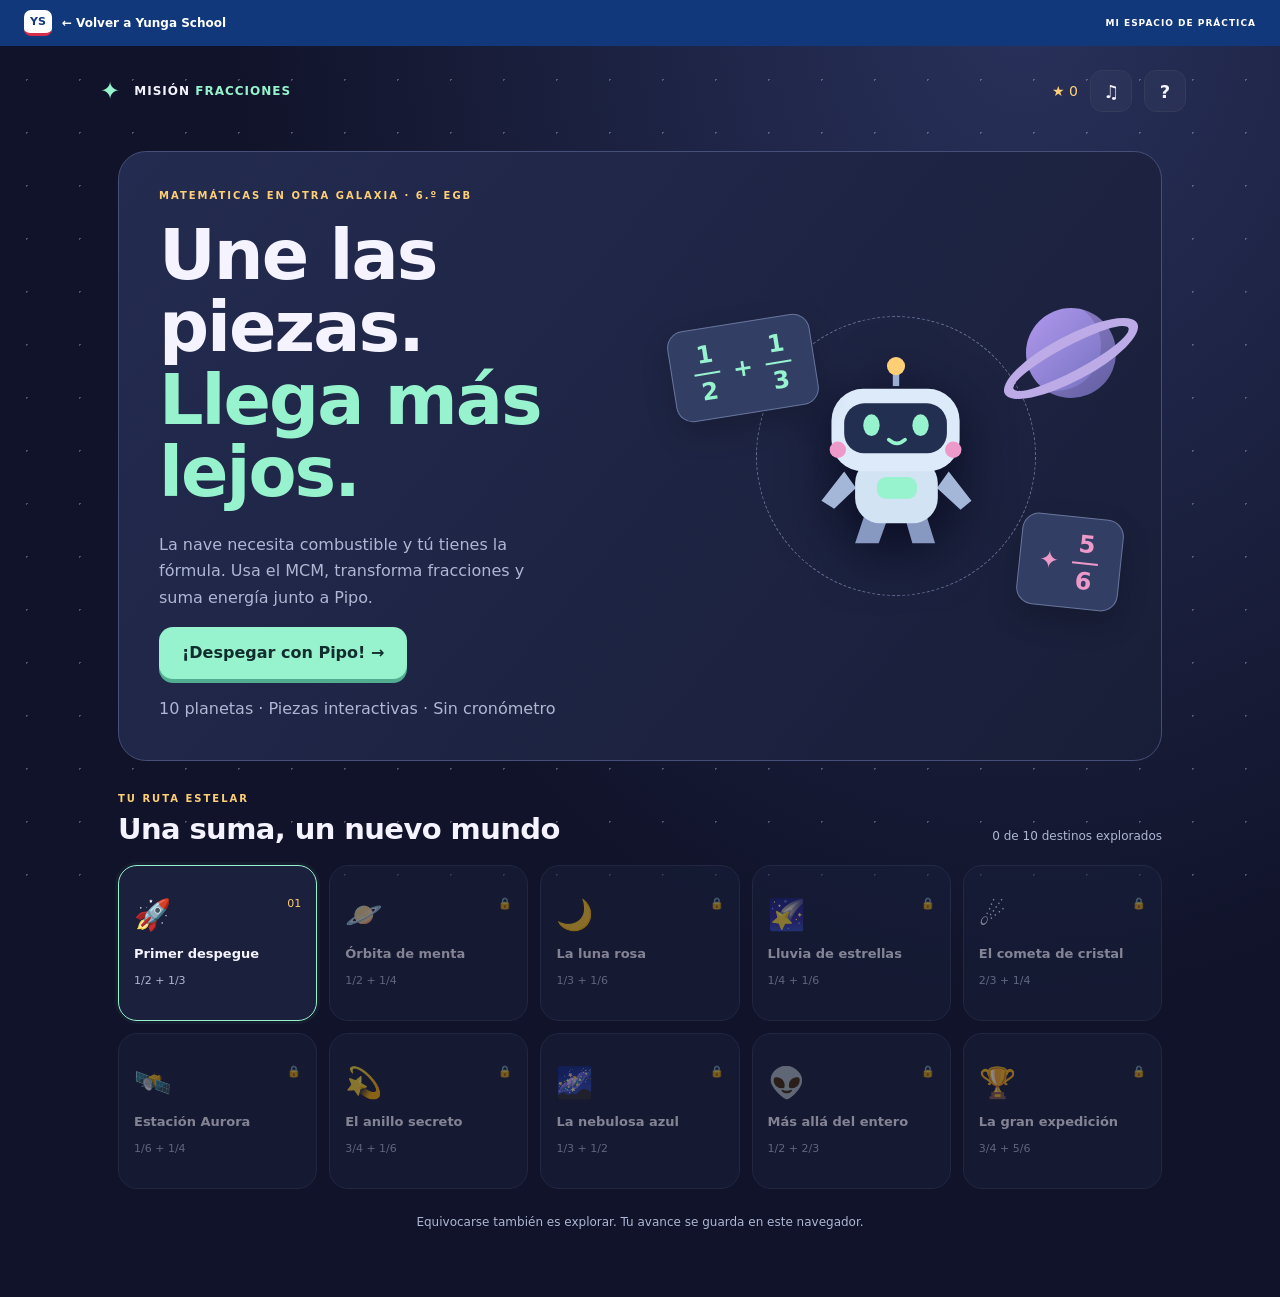
<file: juegos/fracciones/index.html>
<!doctype html><html lang="es"><head><meta charset="utf-8"><meta name="viewport" content="width=device-width,initial-scale=1"><meta name="theme-color" content="#101329"><meta name="description" content="Una aventura espacial para aprender a sumar fracciones usando el MCM. Toca, transforma y combina piezas paso a paso."><title>Misión Fracciones</title><link rel="stylesheet" href="style.css"><link rel="stylesheet" href="../common.css"><link rel="icon" href="../../icon.svg" type="image/svg+xml"></head><body><div class="school-return"><a href="../../index.html#matematicas"><span>YS</span> ← Volver a Yunga School</a><small>MI ESPACIO DE PRÁCTICA</small></div><header><button id="home" class="brand"><span>✦</span> MISIÓN <b>FRACCIONES</b></button><div class="tools"><span id="stars">★ 0</span><button id="sound" class="icon" aria-label="Activar sonido" aria-pressed="false">♫</button><button id="help" class="icon" aria-label="Ayuda">?</button></div></header><main id="app"></main><div id="confetti" aria-hidden="true"></div><dialog id="guide"><button class="icon close" aria-label="Cerrar">×</button><span class="eyebrow">MANUAL DE VUELO</span><h2>Sumar partes del mismo tamaño</h2><p>Para sumar fracciones, sus partes deben tener el mismo tamaño y representar enteros iguales.</p><ol><li>Busca el <b>MCM de los denominadores</b>.</li><li>Multiplica arriba y abajo de cada fracción por el mismo número hasta llegar al MCM.</li><li>Junta las piezas y <b>suma los numeradores</b>. El denominador se mantiene.</li><li>Simplifica: divide numerador y denominador por un mismo divisor común.</li></ol><p class="example">1/2 + 1/3 = 3/6 + 2/6 = <b>5/6</b></p><p>Si obtienes más de un entero, llenamos otro depósito del mismo tamaño. ¡Las fracciones también pueden ser mayores que 1!</p><button class="primary close">¡A explorar!</button></dialog><script src="game.js"></script><script src="../common.js"></script></body></html>
</file>
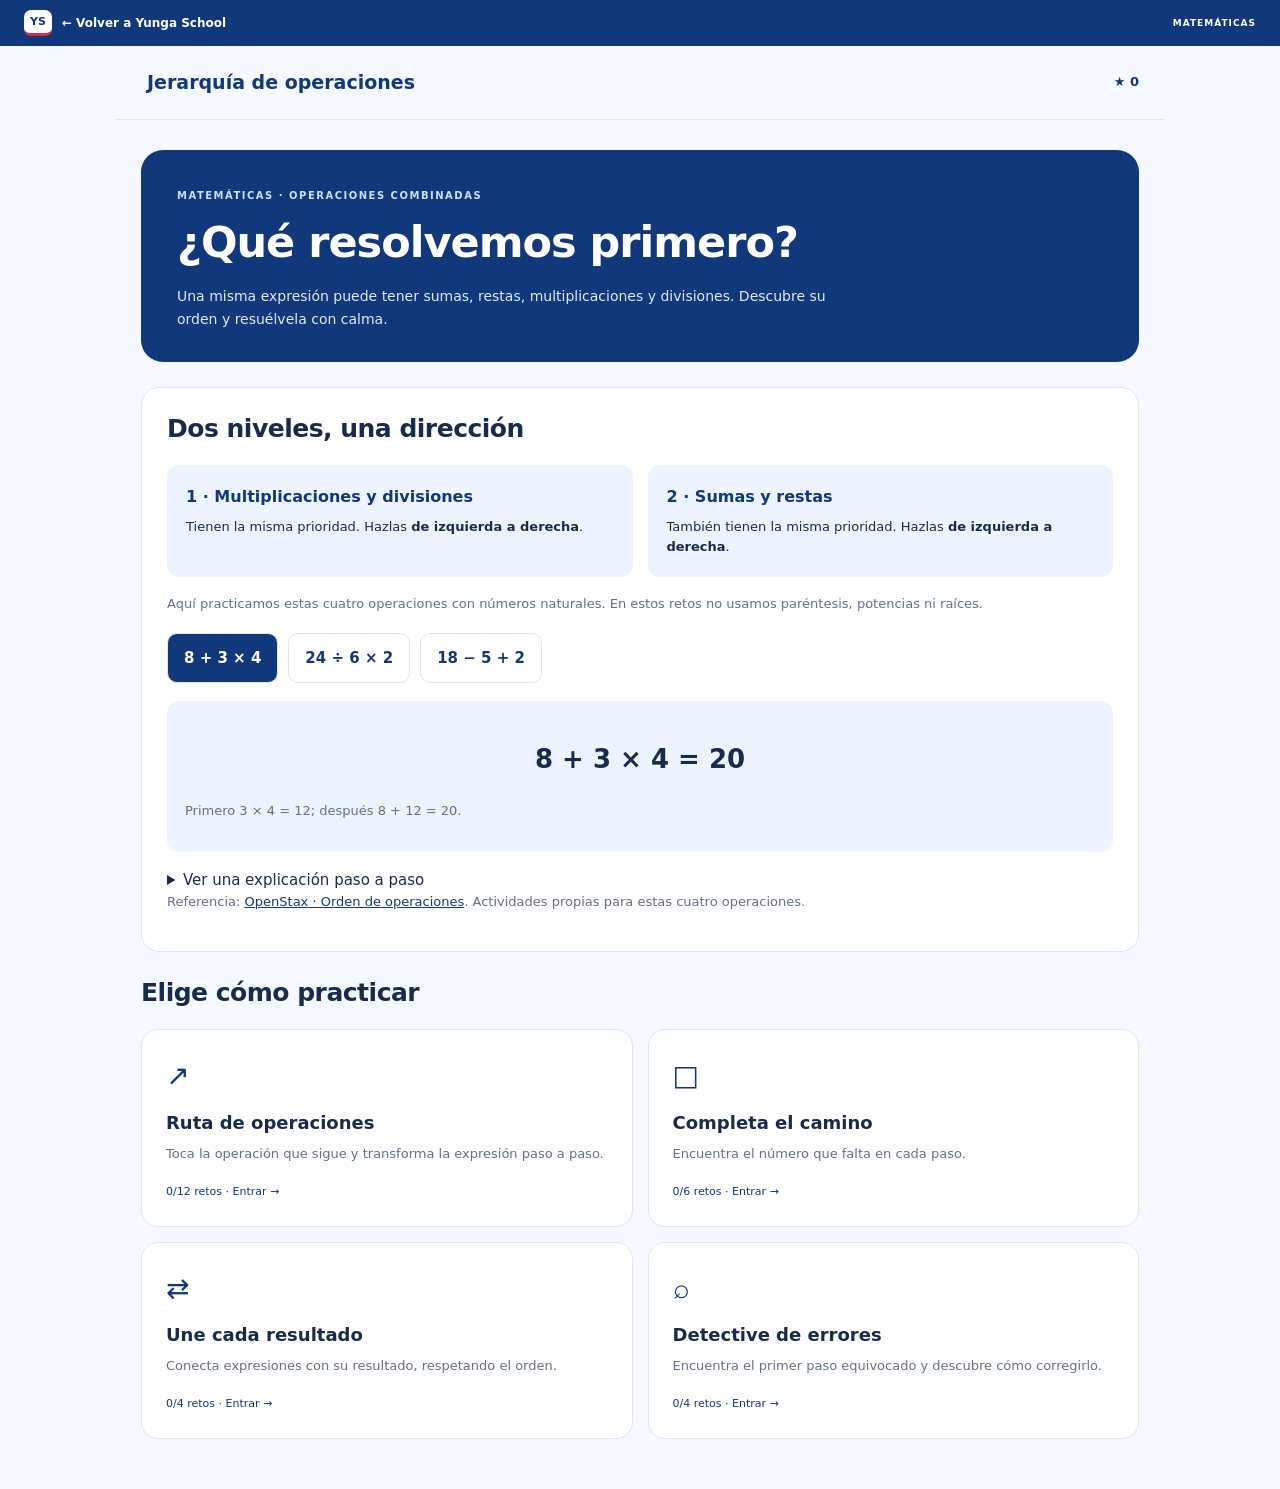
<file: juegos/jerarquia/index.html>
<!doctype html><html lang="es"><head><meta charset="utf-8"><meta name="viewport" content="width=device-width,initial-scale=1"><meta name="theme-color" content="#10387b"><title>Jerarquía de operaciones · Yunga School</title><link rel="icon" href="../../icon.svg" type="image/svg+xml"><link rel="stylesheet" href="../aula.css"><link rel="stylesheet" href="../common.css"></head><body class=""><div class="school-return"><a href="../../index.html#matematicas"><span>YS</span> ← Volver a Yunga School</a><small>MATEMÁTICAS</small></div><header><button id="home" class="brand">Jerarquía de operaciones</button><b id="stars" class="stars">★ 0</b></header><main id="app"></main><script src="data.js"></script><script src="game.js"></script><script src="../common.js"></script></body></html>
</file>
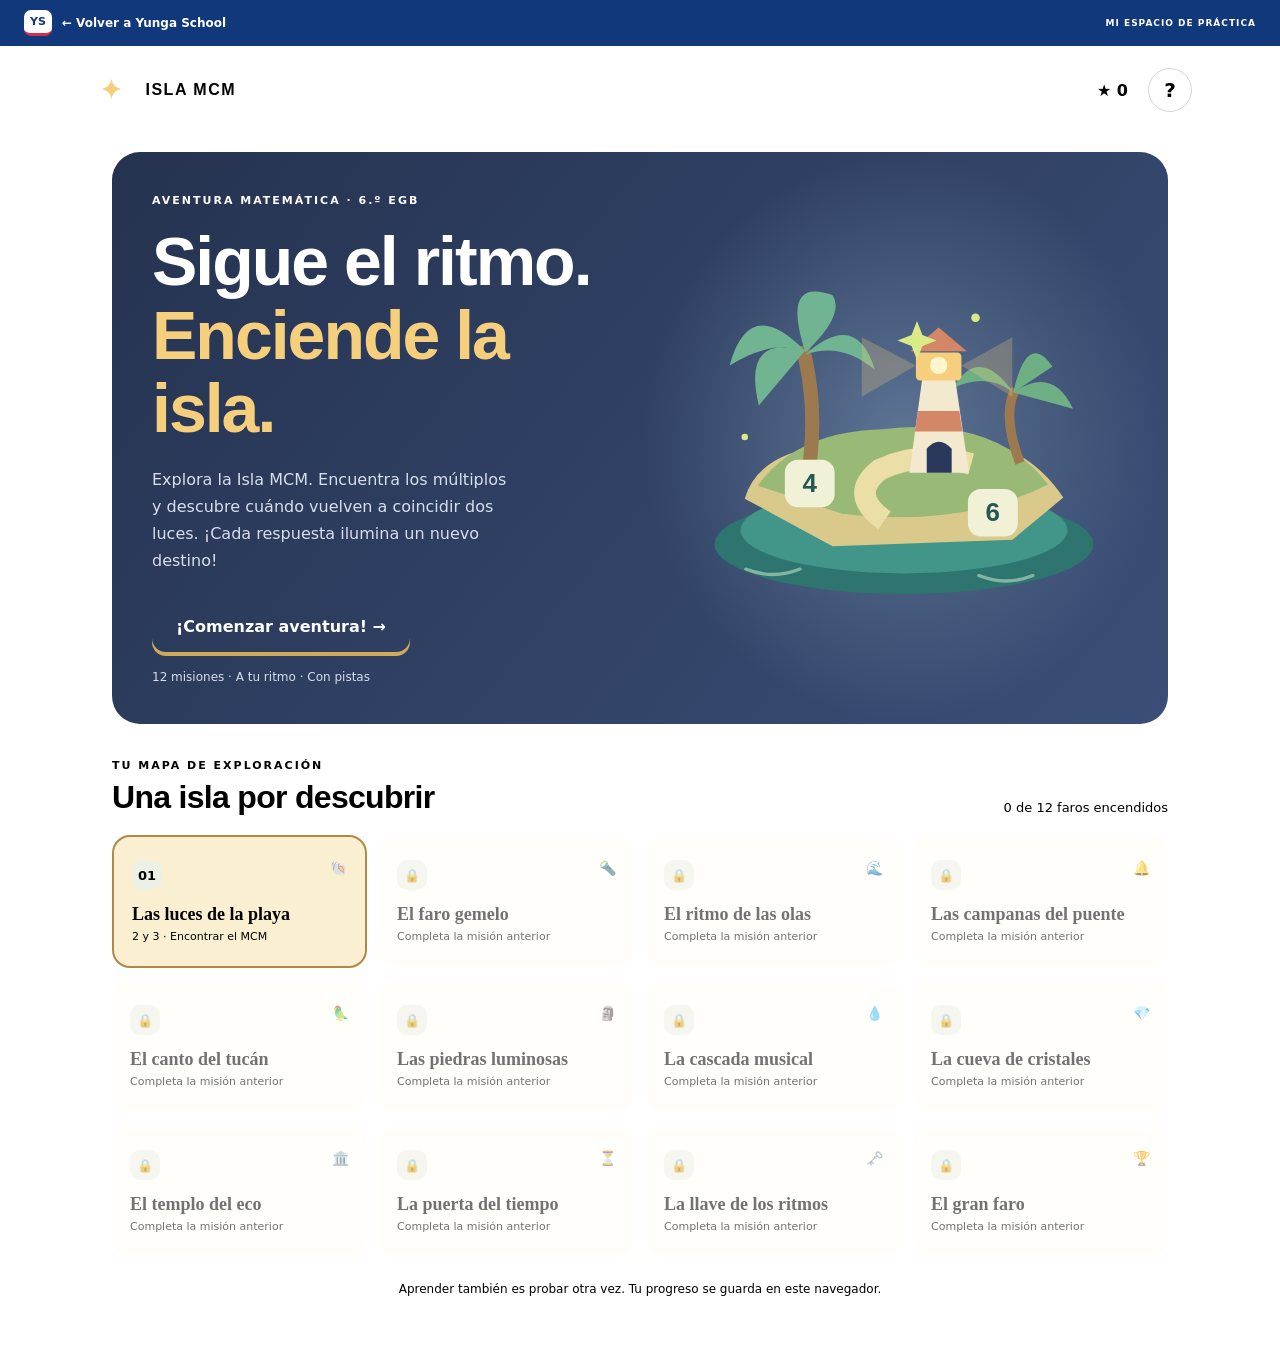
<file: juegos/mcm/index.html>
<!doctype html><html lang="es"><head><meta charset="utf-8"><meta name="viewport" content="width=device-width,initial-scale=1"><meta name="theme-color" content="#29385b"><meta name="description" content="Aprende el mínimo común múltiplo paso a paso. Juego para celular de sexto de EGB."><title>Isla MCM · Aventura de múltiplos</title><link rel="stylesheet" href="style.css"><link rel="stylesheet" href="../common.css"><link rel="icon" href="../../icon.svg" type="image/svg+xml"></head><body><div class="school-return"><a href="../../index.html#matematicas"><span>YS</span> ← Volver a Yunga School</a><small>MI ESPACIO DE PRÁCTICA</small></div><header><a href="#" id="brand" aria-label="Volver al mapa"><span class="logo">✦</span> ISLA MCM</a><div class="header-right"><span id="total">★ 0</span><button class="icon" id="help" aria-label="Cómo jugar">?</button></div></header><main id="app"></main><dialog id="guide"><button class="icon close" aria-label="Cerrar ayuda">×</button><span class="eyebrow">TU GUÍA DE EXPLORACIÓN</span><h2>¿Cuándo coinciden?</h2><p>El <strong>mínimo común múltiplo (MCM)</strong> es el menor múltiplo positivo que dos números tienen en común.</p><ol><li>Busca múltiplos del primer número: multiplícalo por 1, 2, 3…</li><li>Haz lo mismo con el segundo número.</li><li>Encuentra los números que aparecen en las dos listas.</li><li>Elige el menor de esos múltiplos comunes positivos.</li></ol><p>Ejemplo: múltiplos de 4 → <b>4, 8, 12, 16, 20, 24…</b>. De 6 → <b>6, 12, 18, 24…</b>. Comunes → <b>12, 24…</b>. ¡El MCM es <b>12</b>!</p><p class="note">Los múltiplos siguen sin terminar. En cada misión trabajamos hasta un límite que permite encontrar coincidencias. Aunque 0 es múltiplo, el MCM es siempre positivo.</p><p class="note">Toca para marcar o desmarcar. No hay cronómetro y puedes pedir pistas.</p><button class="primary close">¡Entendido!</button></dialog><script src="game.js"></script><script src="../common.js"></script></body></html>
</file>
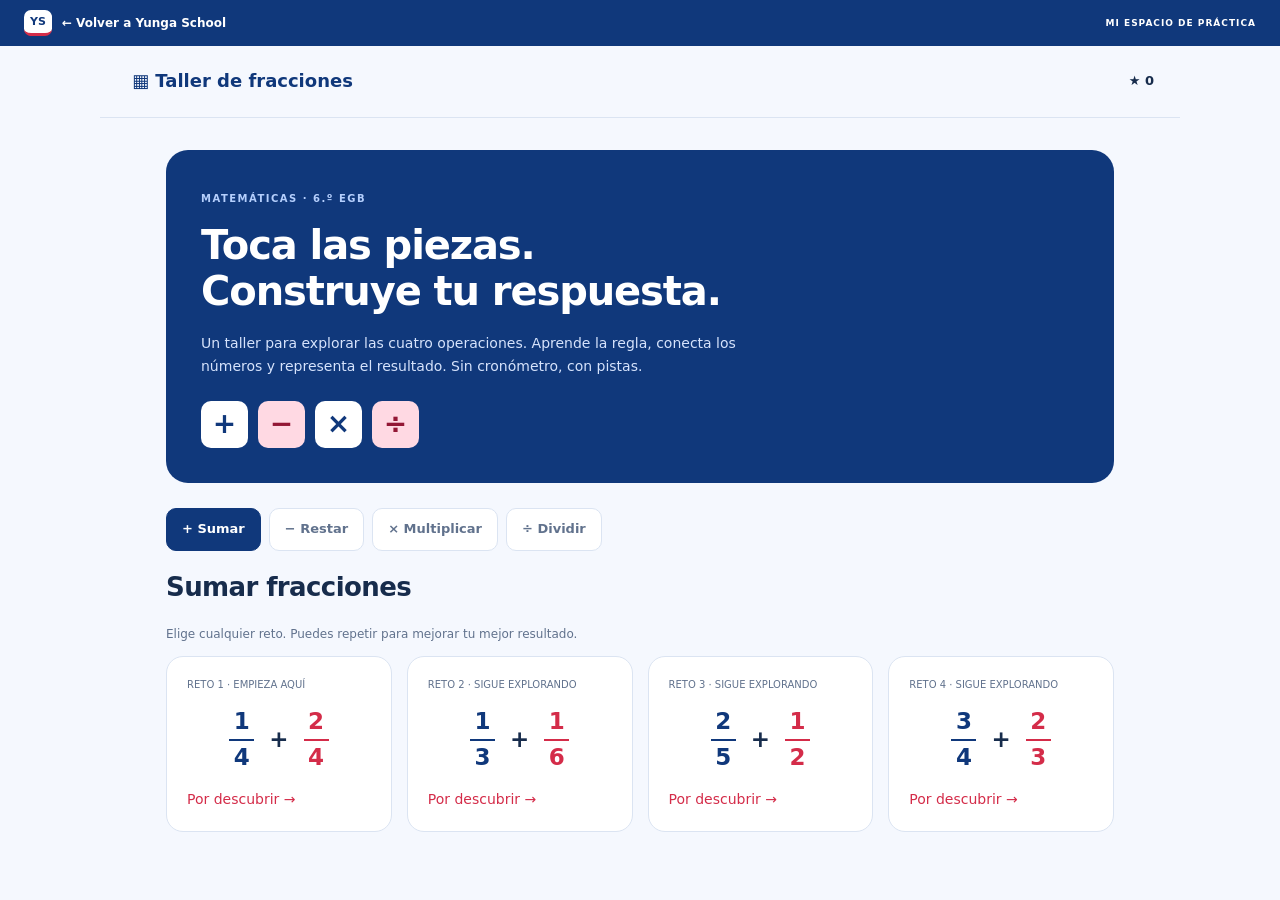
<file: juegos/operaciones/index.html>
<!doctype html><html lang="es"><head><meta charset="utf-8"><meta name="viewport" content="width=device-width,initial-scale=1"><meta name="theme-color" content="#10387b"><title>Taller de fracciones · Yunga School</title><link rel="stylesheet" href="style.css"><link rel="stylesheet" href="../common.css"><link rel="icon" href="../../icon.svg" type="image/svg+xml"></head><body><div class="school-return"><a href="../../index.html#matematicas"><span>YS</span> ← Volver a Yunga School</a><small>MI ESPACIO DE PRÁCTICA</small></div><header><button id="home" class="brand">▦ Taller de fracciones</button><span id="stars">★ 0</span></header><main id="app"></main><div id="toast" role="status" aria-live="polite"></div><script src="data.js"></script><script src="game.js"></script><script src="../common.js"></script></body></html>
</file>
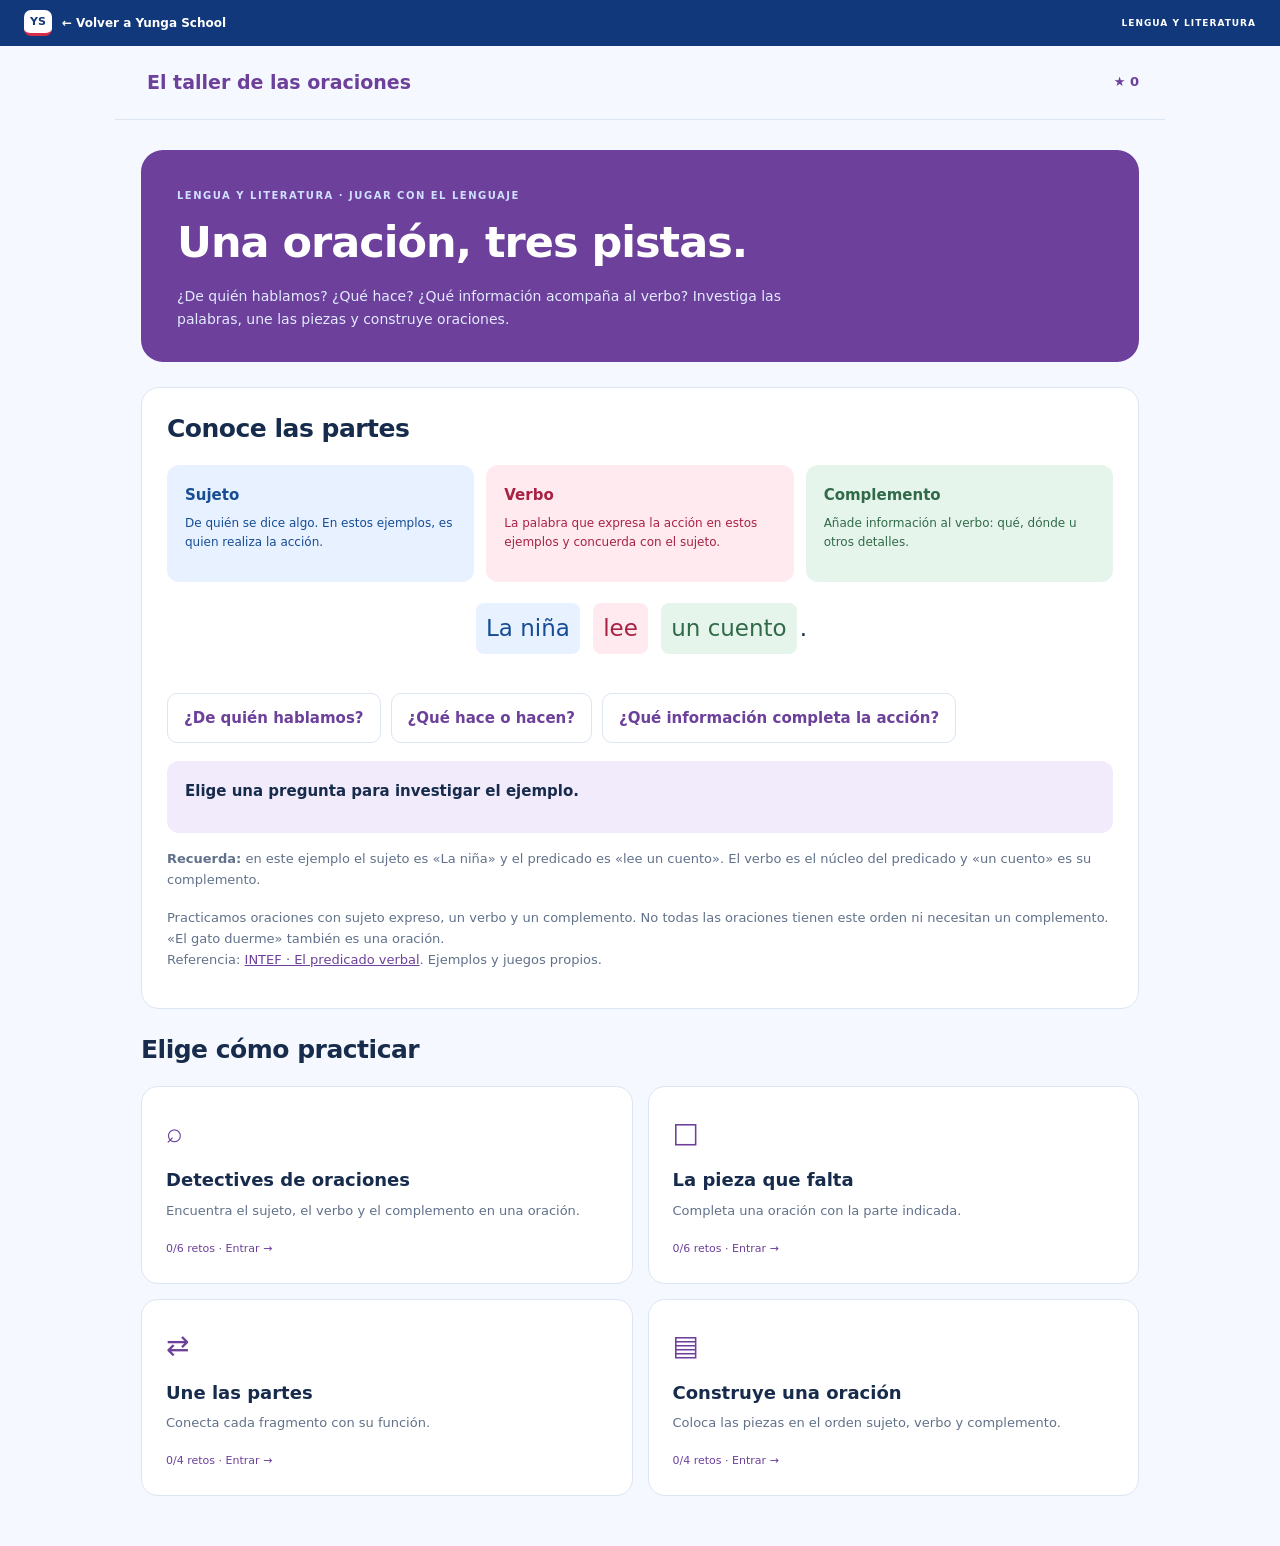
<file: juegos/oraciones/index.html>
<!doctype html><html lang="es"><head><meta charset="utf-8"><meta name="viewport" content="width=device-width,initial-scale=1"><meta name="theme-color" content="#10387b"><title>El taller de las oraciones · Yunga School</title><link rel="icon" href="../../icon.svg" type="image/svg+xml"><link rel="stylesheet" href="../aula.css"><link rel="stylesheet" href="../common.css"></head><body class="language"><div class="school-return"><a href="../../index.html#lengua"><span>YS</span> ← Volver a Yunga School</a><small>LENGUA Y LITERATURA</small></div><header><button id="home" class="brand">El taller de las oraciones</button><b id="stars" class="stars">★ 0</b></header><main id="app"></main><script src="data.js"></script><script src="game.js"></script><script src="../common.js"></script></body></html>
</file>
<file: juegos/bioexploradores/style.css>
:root{--ink:#263f3a;--cream:#f6f3e9;--purple:#7360a7;--green:#527d55;--orange:#e27e50;--line:#dcded0;--muted:#687971}*{box-sizing:border-box}body{margin:0;background:var(--cream);color:var(--ink);font-family:'Trebuchet MS',system-ui,sans-serif}button,input{font:inherit}button{cursor:pointer;touch-action:manipulation;color:inherit;-webkit-tap-highlight-color:transparent}button:disabled{cursor:default}button:focus-visible,a:focus-visible,input:focus-visible{outline:3px solid var(--purple);outline-offset:4px}header{max-width:1160px;margin:auto;padding:24px;display:flex;align-items:center;justify-content:space-between;gap:8px}.brand{border:0;background:none;font-size:20px;font-weight:500;letter-spacing:-.8px;white-space:nowrap}.brand b{font-weight:800}.brand span{display:inline-grid;place-items:center;background:#dce9b8;color:#4e6c32;width:40px;height:40px;border-radius:14px;font-size:30px;margin-right:8px;vertical-align:middle}.tools{display:flex;align-items:center;gap:10px}#badges{font-weight:bold;font-size:13px;color:var(--purple);white-space:nowrap}.icon{width:42px;height:42px;background:#ffffff75;border:1px solid var(--line);border-radius:50%;font-weight:800;font-size:18px}main{max-width:1110px;padding:0 24px;margin:15px auto 65px}h1,h2,h3,p{margin-top:0}h1{font-size:clamp(40px,5.5vw,65px);line-height:1.05;letter-spacing:-2px;margin-bottom:22px}h1 em{font-style:normal;color:var(--purple)}h2{font-size:30px;letter-spacing:-.8px;line-height:1.15;margin-bottom:14px}h3{font-size:20px;margin-bottom:10px}p{line-height:1.65;color:var(--muted)}.eyebrow{display:block;font-size:10px;font-weight:800;letter-spacing:1.8px;margin-bottom:16px;color:var(--green)}.hero{display:grid;grid-template-columns:1.1fr 1fr;align-items:center;gap:20px;background:#e9eddd;border:1px solid #dde2d0;border-radius:28px;padding:42px;overflow:hidden;position:relative}.hero p{max-width:390px;font-size:15px}.primary{border:0;border-radius:14px;background:var(--purple);color:#fff;padding:16px 22px;font-weight:800;min-height:52px;box-shadow:0 4px 0 #51417b}.primary:active{transform:translateY(2px);box-shadow:0 2px 0 #51417b}.primary:disabled{opacity:.5}.secondary{border:1px solid #bfc9b8;border-radius:12px;background:#fff9;padding:12px 16px;min-height:46px;font-weight:bold}.scene{position:relative;min-height:310px;display:grid;place-items:center}.hero-art{width:100%;max-width:375px}.float-tag{position:absolute;background:#fff9f0;border:1px solid #dedbcd;padding:12px 17px;border-radius:13px;box-shadow:0 7px 0 #cdd4bc66;font-size:12px;font-weight:800;animation:bob 4s ease-in-out infinite}.float-tag.a{left:0;top:20px;transform:rotate(-6deg)}.float-tag.b{right:0;bottom:10px;animation-delay:-2s}.mini{font-size:12px;margin:17px 0 0}.section-title{display:flex;align-items:end;justify-content:space-between;margin:35px 0 20px;gap:15px}.section-title h2{margin:0}.section-title p{font-size:12px;margin:0}.games{display:grid;grid-template-columns:repeat(3,1fr);gap:15px}.game-card{border:1px solid var(--line);border-radius:21px;background:#fffdf7;padding:23px;text-align:left;transition:transform .2s;min-height:205px}.game-card:hover{transform:translateY(-4px)}.game-card .glyph{font-size:36px;display:inline-grid;place-items:center;width:64px;height:64px;border-radius:20px;background:var(--tint);margin-bottom:15px}.game-card .tag{float:right;font-size:9px;letter-spacing:1px;text-transform:uppercase;color:var(--muted);margin-top:6px}.game-card h3{font-size:20px;margin:0 0 8px}.game-card p{font-size:12px;margin:0;line-height:1.6}.collection{display:flex;justify-content:space-between;align-items:center;gap:16px;background:#ebe5f3;border-radius:19px;padding:23px;margin-top:24px}.collection h3{margin:0 0 6px}.collection p{font-size:12px;margin:0}.stickers{display:flex;flex-wrap:wrap;gap:7px}.sticker{font-size:24px;display:grid;place-items:center;width:40px;height:40px;border-radius:50%;background:#fff}.sticker.locked{filter:grayscale(1);opacity:.3}.footer-note{text-align:center;font-size:11px;margin-top:22px}.play{max-width:820px;margin:auto}.top{display:flex;align-items:center;justify-content:space-between;font-size:12px;margin-bottom:15px;color:var(--muted)}.plain{border:0;background:none;padding:12px 0;font-weight:bold;color:var(--muted)}.card{background:#fffdf7;border:1px solid var(--line);border-radius:23px;padding:28px}.intro{font-size:14px;margin-bottom:21px}.status{background:#edf1e4;border:1px solid #dce5d1;border-radius:12px;padding:12px 15px;font-size:13px;margin:16px 0;line-height:1.65;min-height:48px}.status.error{background:#fff0de;border-color:#edc99e;color:#80501f}.status.good{background:#e1f0de;border-color:#bed5b8}.tabs{display:flex;gap:10px;margin-bottom:20px}.tabs button{flex:1}.tabs .active{background:#e7ddf5;border-color:var(--purple);color:#554079}.puzzle-layout{display:grid;grid-template-columns:1fr 1fr;gap:22px;align-items:start}.puzzle-board{display:grid;grid-template-columns:repeat(3,1fr);width:100%;aspect-ratio:1;border:3px solid #bac9b1;border-radius:14px;overflow:hidden;background:#e5eadf;gap:2px}.slot{border:0;background:#ffffff6b;min-width:0;padding:0;position:relative;display:grid;place-items:center}.slot .ghost{font-size:19px;font-weight:bold;color:#7d8f73}.slot.filled{background:#fff}.puzzle-piece{width:100%;height:100%;aspect-ratio:1;background-size:300% 300%;border:0;border-radius:4px;padding:0;position:relative}.piece-bank{display:grid;grid-template-columns:repeat(3,1fr);gap:7px}.piece-bank .puzzle-piece{border:2px solid #d1d8c5;border-radius:10px}.piece-bank .puzzle-piece.selected{outline:3px solid var(--purple);outline-offset:1px;border-color:var(--purple);transform:scale(.95)}.piece-bank .puzzle-piece:disabled{visibility:hidden}.tiny-label{font-size:10px;letter-spacing:1px;font-weight:800;color:var(--muted);margin-bottom:10px;display:block}.reference{margin-top:15px;font-size:13px}.reference summary{padding:10px;cursor:pointer;font-weight:bold}.reference img{width:200px;max-width:100%;display:block;margin:10px auto}.actions{display:flex;gap:12px;margin-top:19px;flex-wrap:wrap}.actions .primary{flex:1}.legend{display:flex;flex-wrap:wrap;gap:9px;margin:16px 0 0}.legend span{background:#edf1e5;padding:7px 10px;border-radius:9px;font-size:11px}.sort-stage{display:grid;grid-template-columns:.9fr 1.1fr;gap:24px;align-items:center}.organism{border-radius:22px;background:var(--tint,#eef1e1);padding:26px;text-align:center;min-height:235px;display:grid;align-content:center}.organism .emoji{font-size:75px;line-height:1.3;display:block;animation:bob 4s ease-in-out infinite}.organism h3{margin-top:15px;margin-bottom:7px;font-size:25px}.organism p{font-size:13px;margin:0}.bins{display:grid;grid-template-columns:1fr 1fr;gap:10px}.bin{min-height:100px;background:#f2f0e8;border:2px dashed #c1c9b5;border-radius:15px;padding:14px;font-weight:bold;font-size:14px}.bin span{display:block;font-size:25px;margin-bottom:7px}.bin:hover{border-color:var(--purple);background:#eee6fa}.progress{height:7px;background:#e7e9de;border-radius:10px;margin:18px 0 22px;overflow:hidden}.progress i{height:100%;background:var(--purple);display:block;transition:width .3s}.memory{display:grid;grid-template-columns:repeat(4,1fr);gap:11px}.memory-card{min-height:120px;border-radius:16px;border:2px solid #ccc5de;background:var(--purple);color:white;display:flex;align-items:center;justify-content:center;flex-direction:column;padding:13px;font-weight:bold;font-size:14px;transition:transform .2s}.memory-card .symbol{font-size:35px;margin-bottom:7px}.memory-card.open{background:#f0e9f8;color:#4f3b73;transform:rotate(-1deg)}.memory-card.matched{background:#e7f1d9;border-color:#9fbd82;color:#365b32}.memory-card .back{font-size:37px;opacity:.7}.memory-card small{font-size:11px;font-weight:normal;margin-top:7px}.scope-layout{display:grid;grid-template-columns:1fr 1fr;gap:22px}.scope-wrap{position:relative;width:100%;aspect-ratio:1;background:#e9eef0;border-radius:20px;overflow:hidden}.scope-wrap svg{width:100%;height:100%}.hotspot{position:absolute;transform:translate(-50%,-50%);width:44px;height:44px;border:3px solid white;border-radius:50%;background:var(--purple);color:white;font-weight:bold;font-size:16px;box-shadow:0 3px 7px #0002}.hotspot.done{background:var(--green)}.part-bank{display:grid;gap:9px}.part{border:1px solid #d2d6c6;background:#f4f4ea;padding:12px;border-radius:12px;text-align:left;font-size:13px;min-height:45px}.part.selected{background:#e6dbf6;border-color:var(--purple);box-shadow:0 0 0 2px #7360a733}.part:disabled{opacity:.5}.focus-lab{display:grid;grid-template-columns:170px 1fr;align-items:center;gap:23px;background:#edf2e6;border-radius:17px;padding:20px;margin-top:20px}.eyepiece{width:150px;height:150px;border:12px solid #344b48;border-radius:50%;overflow:hidden;background:#d5e4b6;display:grid;place-items:center}.eyepiece svg{width:100%;height:100%}.focus-lab label{font-size:13px;line-height:1.5;display:block;margin-bottom:10px}.focus-lab input{width:100%;accent-color:var(--purple);min-height:44px}.sequence{display:grid;grid-template-columns:repeat(4,1fr);gap:12px}.seqslot{border:2px dashed #b8c4a9;background:#eef1e6;border-radius:16px;min-height:145px;display:grid;place-items:center;padding:12px;position:relative;font-size:13px;text-align:center}.seqslot .position{position:absolute;left:10px;top:8px;color:var(--green);font-size:11px;font-weight:bold}.seqslot .symbol{font-size:42px;display:block;margin-bottom:8px}.sequence-bank{display:flex;flex-wrap:wrap;gap:12px;justify-content:center;margin-top:22px}.seqpiece{width:135px;min-height:123px;border:2px solid #c9cbdc;background:#f0eaf7;border-radius:16px;padding:15px;font-weight:bold;font-size:12px}.seqpiece .symbol{display:block;font-size:38px;margin-bottom:8px}.seqpiece.selected{outline:3px solid var(--purple);outline-offset:2px}.seqpiece:disabled{opacity:.25}.result{text-align:center;max-width:650px;margin:auto}.result .badge-big{font-size:75px;display:block;margin:12px}.stars-big{font-size:32px;letter-spacing:6px;color:#bd862e;margin:20px}.result p{font-size:14px}.result .primary{width:100%;margin-top:10px}.learned{background:#edf2e3;border-radius:14px;padding:19px;text-align:left;font-size:14px;line-height:1.7;margin:22px 0}.learned li{margin:7px 0}.note{font-size:11px;color:var(--muted)}dialog{max-width:550px;width:calc(100% - 28px);border:1px solid var(--line);border-radius:24px;background:var(--cream);color:var(--ink);padding:28px}dialog::backdrop{background:#20352baf}dialog>.icon{float:right;margin:-10px -10px 6px 6px}dialog summary{font-weight:bold;padding:13px 0;cursor:pointer}dialog p{font-size:14px}dialog a{color:#655093}dialog details{border-top:1px solid var(--line)}#confetti{pointer-events:none;position:fixed;inset:0;overflow:hidden}#confetti i{position:absolute;width:8px;height:15px;top:-20px;animation:fall 2s ease-in forwards}@keyframes fall{to{transform:translateY(110vh) rotate(500deg)}}@keyframes bob{50%{translate:0 -7px}}@media(max-width:650px){header{padding:17px 13px}.brand{font-size:15px;letter-spacing:-.7px}.brand span{width:29px;height:32px;font-size:25px;margin-right:4px}.tools{gap:6px}.icon{width:35px;height:35px}#badges{font-size:11px}main{padding:0 14px;margin-top:6px}.hero{grid-template-columns:1fr;padding:27px 23px 17px;gap:0}h1{font-size:43px}.hero .primary{width:100%}.hero p{font-size:14px}.scene{min-height:230px}.hero-art{width:255px}.float-tag.a{top:12px}.float-tag.b{bottom:3px}.float-tag{font-size:11px;padding:10px}.games{grid-template-columns:1fr 1fr;gap:10px}.game-card{padding:16px;min-height:215px}.game-card .tag{float:none;display:block;font-size:8px;margin:0 0 8px}.game-card .glyph{width:48px;height:48px;font-size:29px;border-radius:14px;margin-bottom:10px}.game-card h3{font-size:17px}.game-card p{font-size:11px}.section-title h2{font-size:26px}.section-title p{max-width:100px;text-align:right}.collection{flex-direction:column;align-items:start;padding:18px}.card{padding:21px 16px}.card h2{font-size:26px}.puzzle-layout{gap:14px;grid-template-columns:1fr}.puzzle-board{max-width:310px;margin:auto}.piece-bank{grid-template-columns:repeat(5,1fr)}.piece-bank .puzzle-piece{min-height:48px}.sort-stage{grid-template-columns:1fr;gap:16px}.organism{min-height:185px;padding:18px}.organism .emoji{font-size:60px}.organism h3{font-size:22px;margin:10px 0 4px}.bin{min-height:86px;padding:12px}.memory{grid-template-columns:repeat(3,1fr);gap:8px}.memory-card{min-height:106px;padding:9px;font-size:12px}.memory-card .symbol{font-size:29px}.scope-layout{grid-template-columns:1fr;gap:16px}.scope-wrap{max-width:330px;margin:auto}.part-bank{grid-template-columns:1fr 1fr;gap:8px}.part{font-size:12px;padding:11px}.focus-lab{grid-template-columns:1fr;text-align:center;gap:14px;padding:18px}.eyepiece{margin:auto}.sequence{grid-template-columns:1fr 1fr;gap:10px}.seqslot{min-height:137px}.seqpiece{width:calc(50% - 6px);min-height:108px}.tabs button{font-size:12px;padding:11px}.actions{gap:8px}.actions .primary{padding:14px 12px}.tiny-label{font-size:9px}.top{font-size:11px}}@media(prefers-reduced-motion:reduce){*{animation:none!important;transition:none!important}#confetti{display:none}}
.eco-summary{font-size:14px;margin-top:-8px}.eco-games .game-card{border-color:#bdceb0}.bin-detail{display:block;font-size:10px;font-weight:normal;line-height:1.5;margin-top:8px}.eco-landscape{position:relative;height:320px;border-radius:20px;overflow:hidden;background:linear-gradient(#d8ebef 0 50%,#d7e4bd 50%);border:1px solid #b9ceba;margin-bottom:18px}.eco-hill{position:absolute;width:80%;height:65%;background:#b0c591;left:-15%;top:29%;border-radius:50%}.eco-pond{position:absolute;width:62%;height:38%;background:#a9d4db;right:-6%;bottom:0;border-radius:50%}.eco-object{position:absolute;transform:translate(-50%,-50%);border:2px solid transparent;border-radius:13px;background:#fff8;padding:6px;min-width:65px;max-width:120px;min-height:55px}.eco-object span{display:block;font-size:29px}.eco-object small{display:block;font-size:10px;font-weight:bold}.eco-object.selected{border-color:var(--purple);background:#f4eaff}.eco-object.found{background:#e9f5d9;border-color:#9db67e;opacity:.75}.energy-start{padding:15px;background:#f4edcd;color:#6e5e29;border-radius:12px;font-size:13px;font-weight:bold;margin-bottom:20px}.energy-note{padding:15px;background:#eaf0df;border-radius:12px;font-size:13px;line-height:1.7;margin-top:20px}.adapt-columns{display:grid;grid-template-columns:1fr 1fr;gap:20px}.adapt-columns .part{min-height:64px}.benefit{background:#f0e8f5}.chain-sequence .seqslot:not(:last-child):after{content:'→';position:absolute;right:-12px;z-index:1;background:#fffdf7;font-size:20px;color:var(--purple)}@media(max-width:650px){.eco-landscape{height:300px}.eco-object{min-width:53px;max-width:86px;padding:5px}.eco-object span{font-size:25px}.eco-object small{font-size:9px}.adapt-columns{gap:10px}.adapt-columns .part-bank{grid-template-columns:1fr}.adapt-columns .part{min-height:80px}.chain-sequence .seqslot:after{display:none}.eco-games .game-card .tag{font-size:8px;letter-spacing:.3px}}
</file>
<file: juegos/common.css>
.school-return{background:#10387b;color:#fff;padding:10px 24px;display:flex;align-items:center;justify-content:space-between;gap:14px;font:600 12px/1.4 system-ui,sans-serif}.school-return a{color:#fff!important;text-decoration:none!important;display:flex;align-items:center;gap:10px}.school-return a:focus-visible{outline:2px solid #fff;outline-offset:4px}.school-return span{background:#fff;color:#10387b;border-bottom:3px solid #d42c49;border-radius:7px;padding:4px 6px;font-size:11px}.school-return small{font-size:9px;letter-spacing:1px}.school-save-notice{margin:0;padding:8px 16px;background:#fff0da;color:#673d00;font:12px/1.5 system-ui;text-align:center}@media(max-width:500px){.school-return{padding:10px 14px}.school-return small{display:none}}
</file>
<file: juegos/fracciones/style.css>
:root{--bg:#101329;--panel:#1b203d;--muted:#aeb7d3;--mint:#96f3cd;--pink:#ed9aca;--gold:#ffcf76;--line:#343b5b}*{box-sizing:border-box}body{margin:0;background:radial-gradient(ellipse at 80% 0,#29315b,transparent 55%),var(--bg);color:#f5f3ff;font-family:ui-rounded,'Trebuchet MS',system-ui,sans-serif;min-height:100vh}body:before{content:'';position:fixed;inset:0;pointer-events:none;background-image:radial-gradient(#ffffff45 1px,transparent 1px);background-size:53px 53px;z-index:-1}button{font:inherit;cursor:pointer;touch-action:manipulation;color:inherit}button:disabled{cursor:default;opacity:.5}button:focus-visible{outline:3px solid var(--gold);outline-offset:4px}header{max-width:1140px;margin:auto;padding:24px;display:flex;justify-content:space-between;align-items:center;gap:8px}.brand{border:0;background:none;letter-spacing:1px;font-size:12px;font-weight:800;text-align:left}.brand span{font-size:24px;color:var(--mint);vertical-align:middle;margin-right:8px}.brand b{color:var(--mint)}.tools{display:flex;align-items:center;gap:12px}#stars{font-size:14px;color:var(--gold);white-space:nowrap}.icon{border:1px solid var(--line);border-radius:12px;width:42px;height:42px;background:#ffffff08;font-weight:bold;font-size:18px}main{max-width:1092px;margin:15px auto 65px;padding:0 24px}h1,h2,h3,p{margin-top:0}h1{font-size:clamp(42px,6vw,70px);line-height:1.03;letter-spacing:-2px;margin-bottom:24px}h1 em{font-style:normal;color:var(--mint)}h2{font-size:29px;line-height:1.18;letter-spacing:-.6px;margin-bottom:12px}h3{font-size:18px}.eyebrow{display:block;color:var(--gold);font-size:10px;letter-spacing:2px;font-weight:800;margin-bottom:18px}p{line-height:1.65;color:var(--muted)}.hero{display:grid;grid-template-columns:1.1fr 1fr;align-items:center;gap:16px;padding:38px 40px;background:linear-gradient(130deg,#232b50,#191e38);border:1px solid #454f77;border-radius:28px;overflow:hidden}.hero p{max-width:400px;font-size:16px}.primary{background:var(--mint);border:0;color:#122d2d;font-weight:800;padding:16px 23px;border-radius:14px;box-shadow:0 4px 0 #51ac90;min-height:52px}.primary:active{transform:translateY(2px);box-shadow:0 2px 0 #51ac90}.secondary{border:1px solid #626d94;background:#ffffff08;border-radius:12px;padding:13px 17px;min-height:48px}.small{font-size:12px;margin:17px 0 0}.scene{position:relative;min-height:320px;display:grid;place-items:center}.orbit{position:absolute;width:280px;height:280px;border:1px dashed #657095;border-radius:50%;transform:rotate(-20deg)}.planet{position:absolute;right:5px;top:12px;width:90px;height:90px;border-radius:50%;background:linear-gradient(135deg,#b199ee,#6e6cba);box-shadow:inset -15px -7px 0 #0002}.planet:after{content:'';position:absolute;border:10px solid #bdabe7;width:130px;height:25px;left:-30px;top:28px;transform:rotate(-28deg);border-radius:50%}.robot{width:200px;filter:drop-shadow(0 15px 25px #090c22);animation:bob 4s ease-in-out infinite;z-index:1}.bubble{position:absolute;padding:14px 19px;border-radius:17px;background:#333e65;border:1px solid #68769e;box-shadow:0 12px 30px #0003;font-weight:bold;font-size:24px;z-index:2;display:flex;gap:10px;align-items:center}.bubble.a{left:0;top:26px;color:var(--mint);transform:rotate(-9deg)}.bubble.b{right:0;bottom:8px;color:var(--pink);transform:rotate(6deg)}.frac{display:inline-flex;flex-direction:column;align-items:center;vertical-align:middle;line-height:1.05;font-weight:800;min-width:26px;margin:0 3px}.frac span:first-child{border-bottom:2px solid currentColor;width:100%;text-align:center;padding:0 4px 5px}.frac span:last-child{padding:5px 4px 0}.section-head{display:flex;justify-content:space-between;align-items:end;margin:32px 0 18px;gap:12px}.section-head h2{margin:0}.section-head p{font-size:12px;margin:0}.levels{display:grid;grid-template-columns:repeat(5,1fr);gap:12px}.level{background:var(--panel);border:1px solid var(--line);border-radius:19px;padding:19px 15px;text-align:left;min-height:156px}.level.current{border-color:var(--mint);box-shadow:0 0 0 3px #96f3cd0b}.level .emoji{font-size:30px;display:block;margin-bottom:14px}.level strong{display:block;font-size:13px;margin:8px 0}.level small{font-size:11px;color:var(--muted)}.level .score{float:right;color:var(--gold);font-size:11px}.footer-note{text-align:center;font-size:12px;margin-top:24px}.game{max-width:740px;margin:auto}.top{display:flex;justify-content:space-between;align-items:center;margin-bottom:16px;font-size:12px;color:var(--muted)}.plain{border:0;background:none;padding:12px 0;font-weight:bold;color:var(--muted)}.task{background:linear-gradient(110deg,#2b345b,#222945);border-radius:20px;padding:19px 23px;display:flex;align-items:center;justify-content:space-between;gap:12px;border:1px solid #465075}.task .equation{font-size:26px;display:flex;gap:12px;align-items:center;margin:0}.task p{margin:0;font-size:12px;max-width:220px}.mint{color:var(--mint)}.pink{color:var(--pink)}.steps{display:flex;gap:5px;margin:20px 0}.steps div{flex:1;font-size:9px;text-align:center;color:var(--muted);padding-top:10px;border-top:4px solid #343b5b}.steps div.active{border-color:var(--mint);color:var(--mint)}.card{background:#1b213d;border:1px solid #414a70;padding:28px;border-radius:23px;animation:appear .25s ease}.intro{font-size:14px;margin-bottom:22px}.coach{display:flex;align-items:center;gap:12px;padding:13px 16px;border-radius:14px;background:#11172f;margin:18px 0;font-size:13px;line-height:1.6;color:#c2cbe2}.coach span{font-size:27px}.track{margin:16px 0}.track-label{font-size:12px;margin-bottom:10px;color:var(--muted)}.tiles{display:flex;flex-wrap:wrap;gap:8px}.tile{min-width:48px;min-height:48px;padding:10px;background:#2a3353;border:2px solid #4a557d;border-radius:12px;font-size:17px;font-weight:800}.tile.selected{background:var(--mint);border-color:var(--mint);color:#183c34}.track.pink .tile.selected{background:var(--pink);border-color:var(--pink);color:#402139}.actions{display:flex;gap:12px;margin-top:22px}.actions .primary{flex:1}.feedback{padding:14px;border-radius:12px;background:#503c33;color:#ffe2b6;font-size:14px;line-height:1.6;margin-top:17px}.feedback.good{background:#254a42;color:#bafce1}.transform{display:flex;align-items:center;justify-content:center;gap:22px;font-size:32px;min-height:110px;background:#141a32;border-radius:17px;margin:16px 0}.multiply{font-size:13px;color:var(--gold);line-height:2;text-align:center}.knob{display:flex;justify-content:center;align-items:center;gap:20px;margin:18px 0}.knob button{width:48px;height:48px;font-size:24px;border-radius:50%;background:#343e61;border:1px solid #626e9a}.knob strong{font-size:23px;color:var(--gold);min-width:65px;text-align:center}.bar{display:flex;height:36px;border:2px solid #828dad;border-radius:8px;overflow:hidden;width:100%;background:#11172f;margin:9px 0}.cell{flex:1;border-right:1px solid #10132988;min-width:0}.cell:last-child{border:0}.cell.a{background:var(--mint)}.cell.b{background:var(--pink)}.bar-label{font-size:11px;color:var(--muted);margin-top:13px}.piece-area{display:grid;grid-template-columns:1fr 1fr;gap:12px}.cargo{border:1px solid #566385;background:#252e4f;border-radius:15px;padding:16px;min-height:112px;text-align:center}.cargo.sent{border-color:var(--mint);background:#224a42}.cargo .frac{font-size:24px}.cargo small{display:block;margin-top:10px;font-size:12px}.tank{background:#131a32;border:1px solid #424e72;padding:17px;border-radius:16px;margin:16px 0}.tank .bar{animation:appear .4s}.tank p{font-size:12px;margin:0}.answer-line{font-size:25px;display:flex;justify-content:center;align-items:center;gap:12px;margin:22px 0}.choices{display:flex;justify-content:center;flex-wrap:wrap;gap:10px}.choices .tile{min-width:60px}.result{text-align:center}.result .badge{font-size:66px;display:block;margin:10px auto}.result .equation{font-size:30px;margin:20px auto;display:flex;align-items:center;justify-content:center;gap:8px}.stars-big{color:var(--gold);font-size:34px;letter-spacing:6px;margin:16px 0}.summary{text-align:left;font-size:14px;line-height:1.8;background:#121930;padding:20px;border-radius:16px;margin:23px 0}.summary div{margin:9px 0}.result .primary{width:100%}dialog{background:#202846;border:1px solid #636e99;color:#fff;border-radius:23px;width:calc(100% - 30px);max-width:510px;padding:28px}dialog::backdrop{background:#090c22cc}dialog .icon{float:right;margin:-8px -8px 8px 8px}dialog li{line-height:1.7;margin:12px 0;color:#c5cde3}.example{padding:14px;background:#11182e;border-radius:12px;color:var(--mint)}#confetti{position:fixed;inset:0;pointer-events:none;overflow:hidden}#confetti i{position:absolute;width:8px;height:16px;top:-20px;animation:fall 1.9s ease-in forwards}@keyframes fall{to{transform:translateY(110vh) rotate(550deg)}}@keyframes bob{50%{transform:translateY(-10px) rotate(3deg)}}@keyframes appear{from{opacity:.3;transform:translateY(7px)}to{opacity:1;transform:translateY(0)}}@media(max-width:650px){header{padding:17px 16px}.brand{font-size:10px;letter-spacing:.3px;max-width:150px}.brand span{margin-right:4px}.tools{gap:7px}.icon{width:38px;height:38px}main{padding:0 14px;margin-top:6px}.hero{grid-template-columns:1fr;padding:26px 24px 15px;gap:0}h1{font-size:43px}.hero p{font-size:14px}.hero .primary{width:100%}.hero .small{text-align:center}.scene{min-height:245px}.robot{width:160px}.orbit{width:220px;height:220px}.planet{width:64px;height:64px;right:18px;top:10px}.planet:after{width:95px;left:-25px;top:18px}.bubble{font-size:20px}.bubble.a{top:20px}.bubble.b{bottom:5px}.levels{grid-template-columns:repeat(2,1fr);gap:10px}.section-head h2{font-size:25px}.section-head p{max-width:90px;text-align:right}.level{min-height:135px;padding:15px}.card{padding:21px 16px}h2{font-size:25px}.task{padding:16px}.task .equation{font-size:23px;gap:7px}.task p{font-size:11px;max-width:125px}.actions{gap:9px}.actions .primary{padding:14px 11px}.actions .secondary{padding:12px}.transform{gap:16px;font-size:29px}.steps div{font-size:8px}.piece-area{gap:9px}.cargo{padding:12px}.result .equation{font-size:25px}.tile{min-width:46px}}@media(prefers-reduced-motion:reduce){*,*:before,*:after{animation:none!important;transition:none!important}#confetti{display:none}}
</file>
<file: juegos/aula.css>
:root{--blue:#10387b;--accent:#10387b;--ink:#172c4c;--muted:#61718a;--line:#dce5f2;--soft:#edf3ff;--red:#c72d4b}*{box-sizing:border-box}body{margin:0;background:#f5f8fe;color:var(--ink);font:15px/1.6 system-ui,-apple-system,"Segoe UI",sans-serif}body.language{--accent:#6c409b;--soft:#f2ebfb}button,input{font:inherit}button{cursor:pointer}button:disabled{opacity:.5;cursor:default}button,a,input{outline-offset:4px}h1,h2,h3,p{margin-top:0}h1{font-size:clamp(30px,4vw,43px);line-height:1.15;letter-spacing:-1px;margin:12px 0 18px}h2{font-size:25px;line-height:1.25;letter-spacing:-.5px}h3{font-size:18px}a{color:var(--accent)}header{display:flex;align-items:center;justify-content:space-between;gap:20px;max-width:1050px;margin:auto;padding:20px 26px;border-bottom:1px solid var(--line)}.brand{background:none;border:0;color:var(--accent);font-size:19px;font-weight:800;text-align:left}.stars{font-size:13px;color:var(--accent);white-space:nowrap}main{max-width:1050px;margin:auto;padding:30px 26px 50px}.hero{background:var(--accent);color:#fff;padding:32px 36px;border-radius:22px}.hero p{color:#e2eaff;font-size:14px;max-width:660px;margin-bottom:0}.eyebrow{color:var(--muted);font-size:10px;letter-spacing:1.5px;font-weight:750}.hero .eyebrow{color:#d0dfff}.learn{margin:25px 0;border:1px solid var(--line);background:#fff;border-radius:18px;padding:25px}.learn p{font-size:13px;color:var(--muted)}.rules,.modes{display:grid;grid-template-columns:1fr 1fr;gap:15px}.rule{background:var(--soft);padding:19px;border-radius:12px;font-size:13px}.rule b{display:block;color:var(--accent);font-size:16px;margin-bottom:7px}.rule em{font-style:normal;font-weight:750}.note{font-size:12px;color:var(--muted);margin:17px 0 0}.demo{display:flex;flex-wrap:wrap;gap:10px;margin:18px 0}.demo button{border:1px solid var(--line);background:white;border-radius:10px;padding:12px 16px;color:var(--accent);font-weight:700}.demo button.active{background:var(--accent);color:white}.example{background:var(--soft);border-radius:12px;padding:18px;margin:16px 0}.example .expression{font-size:26px}.mode{display:block;text-align:left;background:white;border:1px solid var(--line);border-radius:17px;padding:24px;color:var(--ink)}.mode:hover{border-color:var(--accent)}.mode .glyph{font-size:28px;color:var(--accent)}.mode h3{margin:10px 0 6px}.mode p{color:var(--muted);font-size:13px}.mode small{color:var(--accent);font-size:11px}.levels{display:grid;grid-template-columns:repeat(4,minmax(0,1fr));gap:14px}.level{padding:20px;background:white;border:1px solid var(--line);border-radius:14px;text-align:left;color:var(--ink)}.level b{display:block;font-size:16px;margin:7px 0}.level small{font-size:11px;color:var(--muted)}.play{max-width:800px;margin:auto}.top{display:flex;align-items:center;justify-content:space-between;gap:16px;margin-bottom:18px;font-size:12px;color:var(--muted)}.plain{background:none;border:0;color:var(--accent);padding:8px 0;font-size:12px}.card{background:white;border:1px solid var(--line);border-radius:19px;padding:28px}.intro{font-size:14px;color:var(--muted)}.expression{display:flex;align-items:center;justify-content:center;flex-wrap:wrap;gap:10px;font-size:30px;font-weight:750;padding:20px 5px}.expression button{background:var(--soft);border:2px solid transparent;border-radius:10px;min-width:47px;min-height:47px;font-size:26px;color:var(--accent);font-weight:750}.expression button.selected{border-color:var(--accent)}.token-mark{padding:3px 8px;background:var(--soft);border-radius:7px;color:var(--accent)}.choices{display:flex;flex-wrap:wrap;gap:10px;margin:20px 0}.choice,.fragment{border:2px solid var(--line);background:white;color:var(--ink);border-radius:11px;padding:13px 17px;font-size:16px;font-weight:650;min-height:48px;text-align:center}.choice.selected,.fragment.selected{background:var(--soft);border-color:var(--accent)}.fragment.correct{background:#e9f6ee;border-color:#5b9270}.actions{display:flex;justify-content:space-between;align-items:center;flex-wrap:wrap;gap:12px;margin-top:22px}.primary,.secondary{display:inline-block;text-decoration:none;background:var(--accent);color:#fff;border:1px solid transparent;border-radius:10px;font-size:13px;font-weight:750;padding:12px 18px}.secondary{background:white;color:var(--accent);border-color:var(--line)}.feedback{padding:15px 17px;border-radius:11px;background:#fff0f3;color:#912442;font-size:13px;margin:18px 0}.feedback.good{background:#eaf5ed;color:#286143}.feedback.info{background:var(--soft);color:var(--accent)}.trail{padding:18px;background:#f5f8fe;border:1px solid var(--line);border-radius:12px;margin:20px 0}.trail p{font-size:14px;margin:7px 0}.trail li{font-size:13px;margin:8px 0}.match-columns{display:grid;grid-template-columns:1.4fr 1fr;gap:16px}.match-column{display:grid;gap:10px;align-content:start}.match-column .choice{min-height:65px;font-size:15px}.matched{opacity:.5;background:#eaf5ed!important;border-color:#98b6a1!important}.sentence{font-size:23px;line-height:1.7;text-align:center;padding:18px 8px;overflow-wrap:anywhere}.sentence .fragment{margin:5px;font-size:20px}.subject{color:#164d94!important;background:#e8f1ff!important}.verb{color:#a82243!important;background:#ffeaf0!important}.complement{color:#316a48!important;background:#e6f5ec!important}.sentence span[class]{padding:6px 10px;border-radius:8px;display:inline-block;margin:3px}.part-grid{display:grid;grid-template-columns:repeat(3,minmax(0,1fr));gap:12px}.part-card{padding:18px;border-radius:12px}.part-card p{font-size:12px;color:inherit}.part-card b{display:block;margin-bottom:7px}.slots{display:grid;grid-template-columns:repeat(3,minmax(0,1fr));gap:10px;margin:22px 0}.slot{border:2px dashed #bbcbe3;border-radius:11px;padding:15px 10px;text-align:center;min-height:105px;background:#f7f9fd;font-size:14px;overflow-wrap:anywhere}.slot small{display:block;font-size:10px;margin-bottom:10px;color:var(--muted)}.slot b{display:block}.result{text-align:center}.result .big-stars{font-size:39px;letter-spacing:6px;color:#d99a23;margin:18px 0}.result h1{font-size:32px}.result .trail{text-align:left}.result .actions{justify-content:center}.error-line{display:block;width:100%;text-align:left;font-size:15px;padding:14px 17px;margin:9px 0;border:2px solid var(--line);border-radius:11px;background:white;color:var(--ink)}.error-line.selected{border-color:var(--accent);background:var(--soft)}.lesson-box{min-height:72px}.tiny{font-size:11px;color:var(--muted)}@media(max-width:700px){header{padding:17px 18px}.brand{font-size:16px}main{padding:23px 18px 35px}.hero{padding:27px}.learn{padding:21px}.rules,.modes{grid-template-columns:1fr}.levels{grid-template-columns:repeat(2,minmax(0,1fr));gap:11px}.card{padding:21px}.part-grid{grid-template-columns:1fr;gap:10px}.expression{font-size:25px;gap:7px}.expression button{font-size:23px;min-width:42px;min-height:44px}.top{font-size:10px}.match-columns{gap:10px;grid-template-columns:1.2fr 1fr}.match-column .choice{padding:11px 8px;font-size:12px;min-height:77px;overflow-wrap:anywhere}.sentence{font-size:20px;padding:10px 0}.sentence .fragment{font-size:17px;padding:12px}.choices{gap:8px}.choice{font-size:15px;padding:12px 14px}.slots{gap:7px}.slot{font-size:12px;padding:13px 6px;min-height:105px}.actions .primary,.actions .secondary{font-size:12px;padding:11px 14px}.mode{padding:21px}h2{font-size:23px}.trail{padding:15px}}@media(prefers-reduced-motion:reduce){*{animation:none!important;transition:none!important;scroll-behavior:auto!important}}
</file>
<file: juegos/mcm/style.css>
500;600;700&family=Outfit:wght@400;500;600;700;800&display=swap');
:root{--ink:#29385b;--muted:#60787b;--paper:#f5f3ed;--green:#f6cf7c;--teal:#176859;--line:#dce3d8}*{box-sizing:border-box}body{margin:0;background:var(--paper);color:var(--ink);font-family:system-ui,sans-serif}button,a{-webkit-tap-highlight-color:transparent}button{font:inherit;cursor:pointer;touch-action:manipulation}button:focus-visible,a:focus-visible{outline:3px solid #df9039;outline-offset:4px}header{max-width:1160px;margin:auto;height:88px;display:flex;align-items:center;justify-content:space-between;padding:0 28px}header a{text-decoration:none;color:var(--ink);font-family:Outfit,sans-serif;font-weight:800;letter-spacing:1.5px;display:flex;align-items:center;gap:10px}.logo{background:var(--ink);color:var(--green);border-radius:12px;padding:8px 12px;font-size:26px}.header-right{display:flex;align-items:center;gap:20px}#total{font-weight:700}.icon{border:1px solid #ced9cc;border-radius:50%;background:transparent;width:44px;height:44px;font-weight:700;font-size:20px}main{max-width:1104px;margin:18px auto 60px;padding:0 24px}h1,h2,h3{font-family:Outfit,sans-serif;margin:0;line-height:1.08}h1{font-size:clamp(42px,5.6vw,68px);letter-spacing:-2px}h2{font-size:32px;letter-spacing:-.7px}h3{font-size:23px}.eyebrow{font-size:11px;font-weight:800;letter-spacing:2px;display:block;margin-bottom:18px}.hero{background:var(--ink);color:#fff;display:grid;grid-template-columns:1fr 1fr;border-radius:28px;overflow:hidden;position:relative;min-height:400px}.hero-copy{padding:42px 0 40px 40px;z-index:1}.hero-copy p{line-height:1.7;color:#d7ddee;max-width:360px;margin:20px 0 26px}.hero em{font-style:normal;color:var(--green)}.primary{background:var(--green);border:0;border-radius:14px;padding:16px 24px;color:var(--ink);font-weight:800;box-shadow:0 4px 0 #cfaa59;min-height:52px}.primary:active{transform:translateY(2px);box-shadow:0 2px 0 #cfaa59}.art{display:flex;align-items:center;justify-content:center;position:relative;background:radial-gradient(ellipse at center,#2a6762,transparent 68%)}.art svg{width:100%;max-height:390px}.subline{font-size:12px;color:#bbcfbc;margin-top:18px;display:block}.section-title{display:flex;align-items:end;justify-content:space-between;gap:12px;margin:35px 0 20px}.section-title p{font-size:13px;color:var(--muted);margin:0}.levels{display:grid;grid-template-columns:repeat(4,1fr);gap:12px}.level{text-align:left;background:#fffef7;border:1px solid var(--line);border-radius:18px;padding:18px;color:var(--ink);position:relative;min-height:133px;transition:transform .2s}.level:hover:not(:disabled){transform:translateY(-3px)}.level.current{border:2px solid #5f8e49;background:#edf3d6}.level:disabled{opacity:.55;cursor:default}.level .num{display:inline-grid;place-items:center;width:30px;height:30px;border-radius:10px;background:#edf0e4;font-weight:800;font-size:13px}.level .stars{float:right;color:#a06b12;font-size:14px}.level strong{display:block;margin-top:14px;font-family:Outfit;font-size:18px}.level small{display:block;color:var(--muted);margin-top:5px;font-size:11px}.bottom-note{text-align:center;margin-top:24px;font-size:12px;color:var(--muted)}.game{max-width:700px;margin:0 auto}.game-top{display:flex;align-items:center;justify-content:space-between;margin-bottom:22px;font-size:13px}.plain{border:0;background:none;color:var(--ink);padding:12px 0;font-weight:700}.progress{display:flex;gap:7px;margin:20px 0}.progress span{height:6px;flex:1;border-radius:10px;background:#dce3d8}.progress .done{background:#38886d}.quest{background:var(--ink);color:#fff;border-radius:22px;padding:24px;display:flex;gap:16px;align-items:center}.quest .emoji{font-size:44px}.quest p{margin:6px 0 0;color:#d0e2dc;font-size:14px;line-height:1.6}.card{margin-top:18px;background:#fffef8;padding:28px;border:1px solid var(--line);border-radius:24px}.step-label{color:#647f45;font-weight:800;font-size:11px;letter-spacing:1.6px;margin-bottom:12px}.intro{color:var(--muted);line-height:1.6;margin:12px 0 22px}.grid{display:grid;grid-template-columns:repeat(6,1fr);gap:9px}.tile{background:#f2f3e9;border:2px solid #e2e7d9;border-radius:13px;min-height:53px;color:var(--ink);font-weight:800;font-size:18px}.tile.selected{background:var(--green);border-color:#60984c;box-shadow:0 2px 0 #60984c}.tile:disabled{cursor:default}.actions{display:flex;gap:12px;margin-top:23px}.actions .primary{flex:1}.secondary{border:1px solid var(--line);border-radius:14px;background:transparent;padding:13px 16px;font-weight:700;color:var(--ink)}.feedback{border-radius:12px;padding:14px;font-size:14px;line-height:1.6;margin-top:16px;background:#f9ead0}.feedback.good{background:#e9f2d3}.lists{display:grid;gap:8px;margin-bottom:20px}.list-row{background:#eff2e8;padding:12px;border-radius:10px;font-size:14px;line-height:1.7}.list-row b{color:#277557}.result{text-align:center;padding:36px 25px}.result .trophy{font-size:66px;display:block;margin-bottom:16px}.big-stars{font-size:38px;color:#b17c14;letter-spacing:8px;margin:18px}.equation{font:800 32px Outfit;margin:20px 0;color:#176859}.result p{line-height:1.7}.result .primary{width:100%}.summary{font-size:14px;background:#eff3e5;border-radius:14px;padding:17px;text-align:left;margin-bottom:22px;line-height:1.8}dialog{border:0;border-radius:24px;max-width:500px;width:calc(100% - 32px);padding:30px;color:var(--ink);background:var(--paper)}dialog::backdrop{background:#103b45b8}dialog p,dialog li{line-height:1.7}dialog li{margin:10px 0}dialog .icon{float:right;margin:-10px -10px 10px 10px}.note{font-size:13px;color:var(--muted)}@media(max-width:650px){header{height:76px;padding:0 20px}main{padding:0 16px;margin-top:8px}.hero{grid-template-columns:1fr;min-height:0}.hero-copy{padding:28px 26px 0}h1{font-size:44px}.hero-copy p{font-size:14px;margin:14px 0 20px}.hero-copy .primary{width:100%}.art{height:200px;margin-top:4px}.art svg{height:245px;width:300px}.subline{text-align:center;margin-top:14px}.levels{grid-template-columns:repeat(2,1fr);gap:10px}.section-title h2{font-size:26px}.section-title p{max-width:110px;text-align:right;font-size:12px}.section-title{margin-top:26px}.level{padding:16px;min-height:128px}.card{padding:22px 18px}.grid{grid-template-columns:repeat(5,1fr);gap:7px}.tile{min-height:49px}.quest{padding:18px}.quest .emoji{font-size:32px}.quest h3{font-size:21px}.actions{gap:9px}.actions .primary{padding:14px 12px}.game-top{margin-bottom:12px}.result{padding:28px 20px}}@media(prefers-reduced-motion:reduce){*{transition:none!important;animation:none!important}}

.hero{background:linear-gradient(130deg,#253350,#3b4e77)}.hero em,.logo{color:#f6cf7c}.art{background:radial-gradient(ellipse at center,#5d7493,transparent 70%)}.tile.selected{background:#f6dc9d;border-color:#a47b30;box-shadow:0 2px 0 #a47b30}.level.current{background:#fbefd2;border-color:#ae8947}.subline{color:#d8deeb}.hero-copy p{color:#d8deeb}
</file>
<file: juegos/operaciones/style.css>
:root{--blue:#10387b;--ink:#172c4c;--muted:#61728d;--red:#d42c49;--line:#dbe4f2}*{box-sizing:border-box}body{margin:0;background:#f5f8fe;color:var(--ink);font:15px/1.6 system-ui,-apple-system,"Segoe UI",sans-serif}button,a{outline-offset:4px}button{font:inherit;cursor:pointer}button:disabled{cursor:default;opacity:.55}a{color:var(--blue)}header{max-width:1080px;padding:20px 26px;margin:auto;display:flex;justify-content:space-between;gap:15px;align-items:center;border-bottom:1px solid var(--line)}.brand{background:none;border:0;color:var(--blue);font-size:18px;font-weight:800;text-align:left}#stars{font-size:13px;font-weight:750;white-space:nowrap}main{max-width:1000px;margin:auto;padding:32px 26px 50px}h1,h2,h3,p{margin-top:0}h1{font-size:40px;line-height:1.15;letter-spacing:-1.1px;margin:13px 0 18px}h2{font-size:26px;line-height:1.25;letter-spacing:-.6px}.eyebrow{font-size:10px;letter-spacing:1.5px;font-weight:750;color:var(--muted)}.hero{background:var(--blue);color:white;border-radius:22px;padding:35px;position:relative;overflow:hidden}.hero .eyebrow{color:#b5cffd}.hero p{color:#d6e3fc;font-size:14px;max-width:570px;margin-bottom:0}.operator-banner{display:flex;gap:10px;margin-top:24px}.operator-banner span{background:#fff;color:var(--blue);border-radius:10px;width:47px;height:47px;display:grid;place-items:center;font-size:28px;font-weight:800}.operator-banner span:nth-child(even){background:#ffd9e3;color:#931735}.tabs{display:flex;gap:8px;margin:25px 0 20px;flex-wrap:wrap}.tabs button{border:1px solid var(--line);background:white;color:var(--muted);border-radius:10px;padding:10px 15px;font-size:13px;font-weight:700}.tabs button.active{background:var(--blue);color:white;border-color:var(--blue)}.missions{display:grid;grid-template-columns:repeat(4,minmax(0,1fr));gap:15px}.mission{background:white;border:1px solid var(--line);border-radius:17px;text-align:left;padding:20px;color:var(--ink);min-height:172px}.mission:hover{border-color:#94aad1}.mission small{font-size:10px;color:var(--muted);display:block;margin-bottom:15px}.mission .equation{font-size:23px}.mission .earned{color:var(--red);font-size:14px;margin-top:17px}.muted{color:var(--muted);font-size:12px}.fraction{display:inline-flex;flex-direction:column;text-align:center;vertical-align:middle;font-size:inherit;line-height:1.2;min-width:25px;margin:0 3px}.fraction span:first-child{border-bottom:2px solid currentColor;padding:0 4px 3px}.fraction span:last-child{padding:3px 4px 0}.equation{font-size:32px;font-weight:750;display:flex;align-items:center;justify-content:center;gap:12px;flex-wrap:wrap}.equation .blue{color:var(--blue)}.equation .rose{color:var(--red)}.top{display:flex;align-items:center;justify-content:space-between;gap:15px;margin-bottom:20px;font-size:12px;color:var(--muted)}.plain{border:0;background:none;color:var(--blue);font-size:12px;padding:8px 0}.play{max-width:780px;margin:auto}.task{padding:22px;background:white;border:1px solid var(--line);border-radius:16px;text-align:center}.task p{margin:10px 0 0;font-size:12px;color:var(--muted)}.steps{display:grid;grid-template-columns:repeat(4,minmax(0,1fr));gap:8px;margin:20px 0}.steps span{font-size:11px;padding:9px 7px;background:#eaf0fb;color:var(--muted);border-radius:8px;text-align:center}.steps span.active{background:var(--blue);color:white}.card{background:white;border:1px solid var(--line);border-radius:19px;padding:28px}.card h2{margin:12px 0}.intro{font-size:14px;color:var(--muted)}.choices{display:flex;gap:10px;flex-wrap:wrap;margin:22px 0}.choice{background:white;border:2px solid var(--line);color:var(--ink);font-size:17px;font-weight:750;padding:13px 19px;border-radius:12px;min-height:50px}.choice.selected{border-color:var(--blue);background:#edf3ff}.choice.word{font-size:13px;font-weight:650;text-align:left;flex:1;min-width:180px}.choice:disabled{opacity:.8}.number-lanes{display:grid;grid-template-columns:1fr 1fr;gap:20px}.lane{background:#f5f8fe;border:1px solid var(--line);padding:18px;border-radius:13px;min-width:0}.lane .choices{margin:15px 0 0;gap:8px}.lane .choice{font-size:16px;padding:8px 13px;min-height:44px}.slot-number{display:inline-flex;align-items:center;justify-content:center;background:#edf3ff;color:var(--blue);border:1px dashed #96acd4;border-radius:7px;min-width:32px;padding:4px;font-weight:750}.coach{padding:15px 18px;background:#fff0f4;border-left:3px solid var(--red);border-radius:0 10px 10px 0;font-size:12px;margin:20px 0}.bars{display:grid;gap:13px;margin:22px 0}.bar{display:flex;gap:4px}.piece{flex:1;min-width:0;height:40px;border:1px solid #c7d6ed;border-radius:5px;background:#edf3fc;color:var(--blue)}.piece.filled{background:var(--blue);border-color:var(--blue);color:white}.bar-label{font-size:10px;color:var(--muted);margin-bottom:5px}.bar-counter{font-size:13px;font-weight:700}.actions{display:flex;justify-content:space-between;gap:12px;margin-top:24px}.primary,.secondary{border:1px solid transparent;border-radius:10px;padding:12px 17px;font-size:13px;font-weight:750;background:var(--blue);color:white}.secondary{background:white;color:var(--blue);border-color:var(--line)}.feedback{padding:15px 18px;background:#fff0f4;color:#8b2344;font-size:13px;border-radius:11px;margin-top:20px}.feedback.good{background:#eaf4ee;color:#286141}.result{text-align:center}.big-stars{font-size:40px;letter-spacing:7px;color:#df9c22;margin:18px 0}.result .equation{margin:23px 0}.result .coach{text-align:left}.result .actions{justify-content:center;flex-wrap:wrap}#toast{display:none;position:fixed;bottom:18px;left:50%;transform:translateX(-50%);z-index:10;max-width:90vw;background:var(--blue);color:white;font-size:12px;padding:12px 16px;border-radius:10px}@media(max-width:700px){header{padding:18px}.brand{font-size:16px}main{padding:23px 18px 35px}.hero{padding:27px}h1{font-size:32px}.missions{grid-template-columns:repeat(2,minmax(0,1fr));gap:12px}.mission{padding:17px;min-height:159px}.mission .equation{font-size:22px;gap:7px}.card{padding:21px}.number-lanes{grid-template-columns:1fr;gap:12px}.lane{padding:15px}.steps{gap:5px}.steps span{font-size:9px;padding:9px 4px}.choices{gap:8px}.choice{padding:11px 15px}.choice.word{min-width:100%;font-size:12px}.equation{font-size:28px;gap:9px}.piece{height:35px}.bar{gap:2px}.card h2{font-size:23px}.tabs{gap:7px}.tabs button{padding:9px 11px;font-size:12px}.task{padding:18px}.top{font-size:10px}.fraction{min-width:20px}.actions .primary,.actions .secondary{font-size:12px;padding:11px 13px}}@media(prefers-reduced-motion:reduce){*{scroll-behavior:auto!important;animation:none!important;transition:none!important}}
</file>
